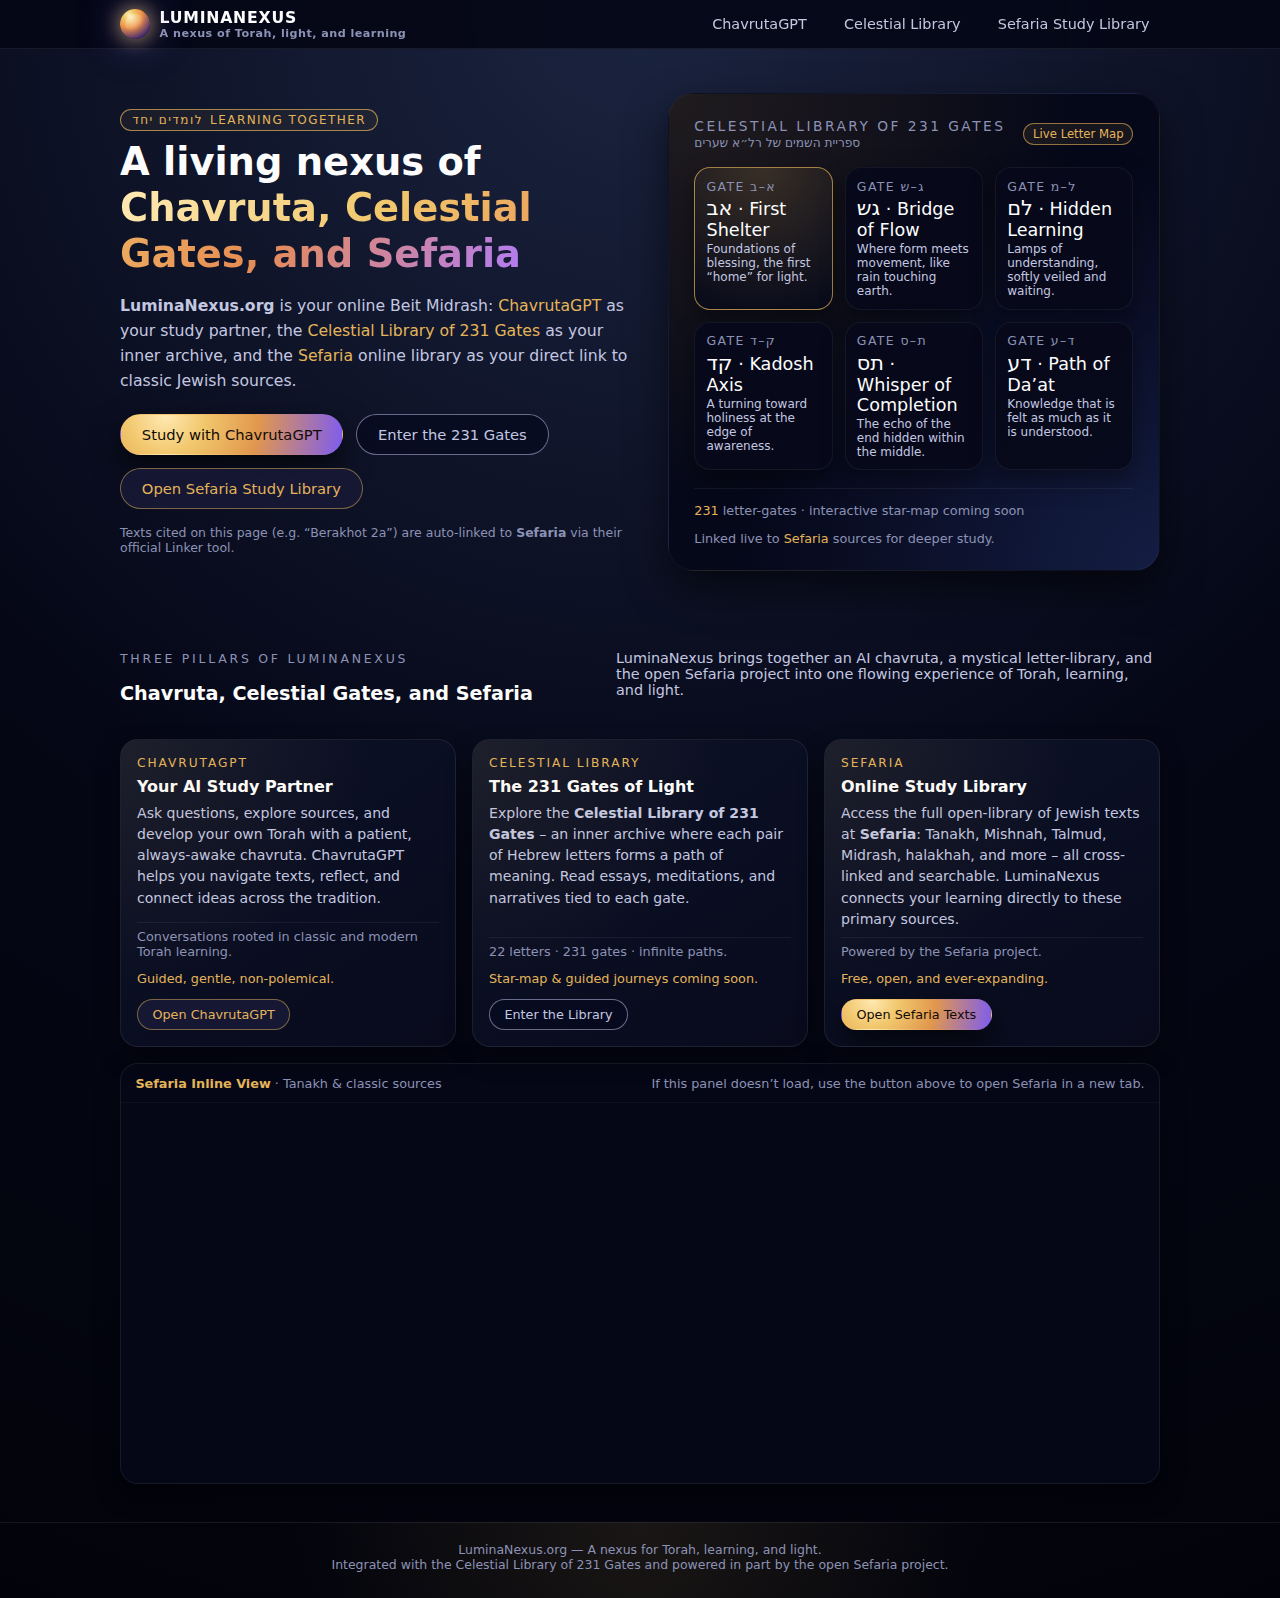
<file: index.html>
<!DOCTYPE html>
<html lang="en">
<head>
  <meta charset="UTF-8" />
  <title>LuminaNexus – Celestial Library of 231 Gates</title>
  <meta name="viewport" content="width=device-width, initial-scale=1" />
  <meta
    name="description"
    content="LuminaNexus – a nexus for Torah, learning, and light, featuring ChavrutaGPT, the Celestial Library of 231 Gates, and Sefaria's online study library."
  />

  <style>
    :root {
      --bg: #050716;
      --bg-alt: #0b0f20;
      --card: #111627;
      --card-alt: #1a2138;
      --accent: #e4b45a;
      --accent-soft: rgba(228, 180, 90, 0.18);
      --border-soft: rgba(255, 255, 255, 0.08);
      --text-main: #fdfdfd;
      --text-muted: #c3c7e0;
      --text-soft: #8c92b5;
      --radius-lg: 18px;
      --radius-xl: 26px;
      --shadow-soft: 0 18px 40px rgba(0, 0, 0, 0.55);
      --shadow-subtle: 0 10px 24px rgba(0, 0, 0, 0.4);
      --max-width: 1080px;
    }

    * {
      box-sizing: border-box;
    }

    body {
      margin: 0;
      font-family: system-ui, -apple-system, BlinkMacSystemFont, "Segoe UI",
        sans-serif;
      background: radial-gradient(circle at top center, #1b2440 0, #050716 52%, #02030a 100%);
      color: var(--text-main);
      -webkit-font-smoothing: antialiased;
    }

    a {
      color: inherit;
      text-decoration: none;
    }

    .page-shell {
      min-height: 100vh;
      display: flex;
      flex-direction: column;
    }

    header {
      border-bottom: 1px solid var(--border-soft);
      backdrop-filter: blur(22px);
      background: linear-gradient(
        to right,
        rgba(5, 7, 22, 0.96),
        rgba(5, 7, 22, 0.9)
      );
      position: sticky;
      top: 0;
      z-index: 50;
    }

    .nav-inner {
      max-width: var(--max-width);
      margin: 0 auto;
      padding: 0.5rem 1.25rem;
      display: flex;
      align-items: center;
      justify-content: space-between;
      gap: 1rem;
    }

    .brand {
      display: flex;
      align-items: center;
      gap: 0.6rem;
      font-weight: 600;
      letter-spacing: 0.05em;
      text-transform: uppercase;
      font-size: 0.98rem;
    }

    .brand-orb {
      width: 30px;
      height: 30px;
      border-radius: 999px;
      background: radial-gradient(circle at 30% 20%, #ffeeb3 0, #f0c564 18%, #f0934a 40%, #44286e 78%);
      box-shadow:
        0 0 20px rgba(250, 217, 128, 0.7),
        0 0 40px rgba(123, 97, 255, 0.5);
      position: relative;
      overflow: hidden;
    }

    .brand-orb::after {
      content: "";
      position: absolute;
      inset: 18%;
      border-radius: inherit;
      background: radial-gradient(circle at 30% 20%, rgba(255, 255, 255, 0.7), transparent 60%);
      opacity: 0.7;
    }

    .brand-sub {
      display: block;
      font-size: 0.7rem;
      text-transform: none;
      color: var(--text-soft);
      letter-spacing: 0.04em;
    }

    nav {
      display: flex;
      gap: 1rem;
      align-items: center;
      font-size: 0.9rem;
    }

    nav a {
      padding: 0.4rem 0.6rem;
      border-radius: 999px;
      color: var(--text-muted);
      border: 1px solid transparent;
    }

    nav a:hover {
      border-color: rgba(228, 180, 90, 0.5);
      background: radial-gradient(circle at top, rgba(228, 180, 90, 0.15), transparent 55%);
      color: var(--text-main);
    }

    .pill {
      padding: 0.18rem 0.7rem;
      border-radius: 999px;
      border: 1px solid rgba(228, 180, 90, 0.7);
      background: rgba(228, 180, 90, 0.06);
      font-size: 0.75rem;
      text-transform: uppercase;
      letter-spacing: 0.12em;
      color: var(--accent);
      display: inline-flex;
      align-items: center;
      gap: 0.45rem;
    }

    main {
      flex: 1;
    }

    .hero {
      max-width: var(--max-width);
      margin: 0 auto;
      padding: 2.75rem 1.25rem 2.25rem;
      display: grid;
      grid-template-columns: minmax(0, 2.2fr) minmax(0, 2.1fr);
      gap: 2rem;
      align-items: center;
    }

    @media (max-width: 860px) {
      .hero {
        grid-template-columns: minmax(0, 1fr);
      }
    }

    .hero-text h1 {
      font-size: clamp(2.1rem, 3vw, 2.7rem);
      line-height: 1.2;
      margin: 0.5rem 0 0.6rem;
    }

    .hero-text h1 span.highlight {
      background: linear-gradient(120deg, #ffe9b3, #f1c76c, #e78c53, #b27cf4);
      -webkit-background-clip: text;
      background-clip: text;
      color: transparent;
    }

    .hero-sub {
      font-size: 0.98rem;
      color: var(--text-muted);
      line-height: 1.6;
      max-width: 36rem;
    }

    .hero-sub em {
      color: var(--accent);
      font-style: normal;
    }

    .hero-actions {
      margin-top: 1.3rem;
      display: flex;
      flex-wrap: wrap;
      gap: 0.8rem;
    }

    .btn {
      border-radius: 999px;
      padding: 0.7rem 1.3rem;
      border: 1px solid transparent;
      font-size: 0.92rem;
      font-weight: 500;
      cursor: pointer;
      display: inline-flex;
      align-items: center;
      justify-content: center;
      gap: 0.45rem;
      text-decoration: none;
      transition: transform 0.12s ease, box-shadow 0.12s ease, border-color 0.12s ease,
        background 0.12s ease;
      white-space: nowrap;
    }

    .btn-primary {
      background: radial-gradient(circle at 20% 0, #ffe9b3 0, #f1c76c 22%, #e1974e 52%, #7d5cf0 100%);
      color: #130b05;
      box-shadow: 0 12px 30px rgba(0, 0, 0, 0.7);
    }

    .btn-primary:hover {
      transform: translateY(-1px);
      box-shadow: 0 16px 38px rgba(0, 0, 0, 0.75);
    }

    .btn-ghost {
      border-color: rgba(199, 205, 244, 0.5);
      background: rgba(7, 11, 32, 0.85);
      color: var(--text-muted);
    }

    .btn-ghost:hover {
      background: rgba(14, 21, 52, 0.95);
      border-color: rgba(228, 180, 90, 0.8);
      color: var(--text-main);
    }

    .btn-soft {
      border-color: rgba(228, 180, 90, 0.5);
      background: rgba(23, 24, 53, 0.9);
      color: var(--accent);
    }

    .btn-soft:hover {
      background: rgba(32, 33, 70, 0.96);
      border-color: rgba(228, 180, 90, 0.9);
      color: var(--text-main);
    }

    .hero-footnote {
      margin-top: 1rem;
      font-size: 0.78rem;
      color: var(--text-soft);
    }

    .hero-visual {
      position: relative;
    }

    .hero-panel {
      border-radius: var(--radius-xl);
      background: radial-gradient(circle at top left, rgba(228, 180, 90, 0.12), transparent 60%),
        radial-gradient(circle at bottom right, rgba(85, 122, 245, 0.18), transparent 60%),
        linear-gradient(145deg, #050716, #06091c);
      box-shadow: var(--shadow-soft);
      padding: 1.5rem 1.6rem;
      border: 1px solid rgba(255, 255, 255, 0.04);
    }

    .hero-panel-header {
      display: flex;
      justify-content: space-between;
      align-items: center;
      margin-bottom: 1.1rem;
    }

    .hero-panel-title {
      font-size: 0.86rem;
      letter-spacing: 0.18em;
      text-transform: uppercase;
      color: var(--text-soft);
    }

    .hero-panel-tag {
      font-size: 0.73rem;
      padding: 0.18rem 0.55rem;
      border-radius: 999px;
      border: 1px solid rgba(228, 180, 90, 0.6);
      background: rgba(228, 180, 90, 0.08);
      color: var(--accent);
    }

    .gate-grid {
      display: grid;
      grid-template-columns: repeat(3, minmax(0, 1fr));
      gap: 0.75rem;
      font-size: 0.82rem;
    }

    .gate-card {
      border-radius: 16px;
      padding: 0.65rem 0.7rem;
      background: rgba(7, 10, 26, 0.95);
      border: 1px solid rgba(255, 255, 255, 0.06);
      box-shadow: var(--shadow-subtle);
      display: flex;
      flex-direction: column;
      gap: 0.15rem;
    }

    .gate-label {
      font-size: 0.78rem;
      color: var(--text-soft);
      text-transform: uppercase;
      letter-spacing: 0.11em;
    }

    .gate-pair {
      font-size: 1.1rem;
    }

    .gate-pair span {
      font-size: 1.3rem;
    }

    .gate-desc {
      font-size: 0.75rem;
      color: var(--text-muted);
    }

    .gate-card.highlight {
      border-color: rgba(228, 180, 90, 0.7);
      background: radial-gradient(circle at top, rgba(228, 180, 90, 0.16), rgba(7, 10, 26, 0.98));
    }

    .hero-panel-footer {
      margin-top: 1.1rem;
      padding-top: 0.9rem;
      border-top: 1px solid rgba(255, 255, 255, 0.06);
      font-size: 0.8rem;
      color: var(--text-soft);
      display: flex;
      justify-content: space-between;
      gap: 0.8rem;
      flex-wrap: wrap;
    }

    .hero-panel-footer strong {
      color: var(--accent);
      font-weight: 500;
    }

    .section {
      max-width: var(--max-width);
      margin: 0 auto;
      padding: 1.8rem 1.25rem 2.4rem;
    }

    .section-header {
      display: flex;
      justify-content: space-between;
      align-items: baseline;
      gap: 1rem;
      margin-bottom: 1.1rem;
    }

    .section-title {
      font-size: 1.2rem;
    }

    .section-kicker {
      font-size: 0.78rem;
      text-transform: uppercase;
      letter-spacing: 0.22em;
      color: var(--text-soft);
    }

    .section-description {
      font-size: 0.9rem;
      color: var(--text-muted);
      max-width: 34rem;
    }

    .card-grid {
      display: grid;
      grid-template-columns: repeat(3, minmax(0, 1fr));
      gap: 1rem;
    }

    @media (max-width: 960px) {
      .card-grid {
        grid-template-columns: repeat(2, minmax(0, 1fr));
      }
    }

    @media (max-width: 720px) {
      .card-grid {
        grid-template-columns: minmax(0, 1fr);
      }
    }

    .feature-card {
      border-radius: var(--radius-lg);
      background: linear-gradient(145deg, rgba(12, 18, 40, 0.98), rgba(9, 11, 29, 0.98));
      border: 1px solid var(--border-soft);
      padding: 1rem;
      box-shadow: var(--shadow-subtle);
      display: flex;
      flex-direction: column;
      gap: 0.45rem;
      position: relative;
      overflow: hidden;
    }

    .feature-card::before {
      content: "";
      position: absolute;
      inset: 0;
      background: radial-gradient(circle at top left, rgba(228, 180, 90, 0.1), transparent 55%);
      opacity: 0.85;
      pointer-events: none;
    }

    .feature-tag {
      font-size: 0.76rem;
      color: var(--accent);
      text-transform: uppercase;
      letter-spacing: 0.16em;
    }

    .feature-title {
      font-size: 1rem;
      font-weight: 600;
    }

    .feature-body {
      font-size: 0.88rem;
      color: var(--text-muted);
      line-height: 1.5;
    }

    .feature-meta {
      margin-top: auto;
      padding-top: 0.4rem;
      border-top: 1px solid rgba(255, 255, 255, 0.06);
      font-size: 0.8rem;
      color: var(--text-soft);
      display: flex;
      justify-content: space-between;
      gap: 0.7rem;
      align-items: center;
      flex-wrap: wrap;
    }

    .feature-meta span.emph {
      color: var(--accent);
    }

    .feature-actions {
      margin-top: 0.4rem;
    }

    .feature-actions .btn {
      font-size: 0.8rem;
      padding: 0.45rem 0.9rem;
    }

    .sefaria-embed {
      margin-top: 1rem;
      border-radius: var(--radius-lg);
      border: 1px solid var(--border-soft);
      background: #050716;
      overflow: hidden;
      box-shadow: var(--shadow-subtle);
    }

    .sefaria-embed-header {
      padding: 0.7rem 0.9rem;
      border-bottom: 1px solid rgba(255, 255, 255, 0.04);
      display: flex;
      justify-content: space-between;
      gap: 0.6rem;
      align-items: center;
      font-size: 0.8rem;
      color: var(--text-soft);
    }

    .sefaria-embed-header strong {
      color: var(--accent);
    }

    .sefaria-embed-iframe {
      border: none;
      width: 100%;
      height: 380px;
      display: block;
      background: #050716;
    }

    footer {
      border-top: 1px solid var(--border-soft);
      padding: 1.2rem 1.25rem 1.6rem;
      font-size: 0.78rem;
      color: var(--text-soft);
      text-align: center;
      background: radial-gradient(circle at top, rgba(228, 180, 90, 0.1), transparent 55%);
    }

    .footer-inner {
      max-width: var(--max-width);
      margin: 0 auto;
    }
  </style>
</head>
<body>
  <div class="page-shell">
    <header>
      <div class="nav-inner">
        <div class="brand">
          <div class="brand-orb"></div>
          <div>
            LuminaNexus
            <span class="brand-sub">A nexus of Torah, light, and learning</span>
          </div>
        </div>
       <nav>
  <a href="/chavruta">ChavrutaGPT</a>
  <a href="#celestial-library">Celestial Library</a>
  <a href="#sefaria-library">Sefaria Study Library</a>
</nav>

      </div>
    </header>

    <main>
      <!-- HERO -->
      <section class="hero">
        <div class="hero-text">
          <span class="pill">
            לומדים יחד
            <span>Learning Together</span>
          </span>
          <h1>
            A living nexus of
            <span class="highlight">Chavruta, Celestial Gates, and Sefaria</span>
          </h1>
          <p class="hero-sub">
            <strong>LuminaNexus.org</strong> is your online Beit Midrash:
            <em>ChavrutaGPT</em> as your study partner,
            the <em>Celestial Library of 231 Gates</em> as your inner archive,
            and the <em>Sefaria</em> online library as your direct link to classic
            Jewish sources.
          </p>
          <div class="hero-actions">
           <a href="/chavruta" class="btn btn-primary">
  Study with ChavrutaGPT
</a>

            <a href="#celestial-library" class="btn btn-ghost">
              Enter the 231 Gates
            </a>
            <a href="#sefaria-library" class="btn btn-soft">
              Open Sefaria Study Library
            </a>
          </div>
          <div class="hero-footnote">
            Texts cited on this page (e.g. “Berakhot 2a”) are auto-linked to
            <strong>Sefaria</strong> via their official Linker tool.
          </div>
        </div>

        <!-- Visual: 231 Gates panel -->
        <div class="hero-visual">
          <div class="hero-panel">
            <div class="hero-panel-header">
              <div>
                <div class="hero-panel-title">Celestial Library of 231 Gates</div>
                <div style="font-size:0.76rem;color:var(--text-soft);margin-top:0.1rem;">
                  ספריית השמים של רל״א שערים
                </div>
              </div>
              <div class="hero-panel-tag">Live Letter Map</div>
            </div>

            <div class="gate-grid">
              <div class="gate-card highlight">
                <div class="gate-label">Gate א–ב</div>
                <div class="gate-pair"><span>אב</span> · First Shelter</div>
                <div class="gate-desc">
                  Foundations of blessing, the first “home” for light.
                </div>
              </div>
              <div class="gate-card">
                <div class="gate-label">Gate ג–ש</div>
                <div class="gate-pair"><span>גש</span> · Bridge of Flow</div>
                <div class="gate-desc">
                  Where form meets movement, like rain touching earth.
                </div>
              </div>
              <div class="gate-card">
                <div class="gate-label">Gate ל–מ</div>
                <div class="gate-pair"><span>לם</span> · Hidden Learning</div>
                <div class="gate-desc">
                  Lamps of understanding, softly veiled and waiting.
                </div>
              </div>
              <div class="gate-card">
                <div class="gate-label">Gate ק–ד</div>
                <div class="gate-pair"><span>קד</span> · Kadosh Axis</div>
                <div class="gate-desc">
                  A turning toward holiness at the edge of awareness.
                </div>
              </div>
              <div class="gate-card">
                <div class="gate-label">Gate ת–ס</div>
                <div class="gate-pair"><span>תס</span> · Whisper of Completion</div>
                <div class="gate-desc">
                  The echo of the end hidden within the middle.
                </div>
              </div>
              <div class="gate-card">
                <div class="gate-label">Gate ד–ע</div>
                <div class="gate-pair"><span>דע</span> · Path of Da’at</div>
                <div class="gate-desc">
                  Knowledge that is felt as much as it is understood.
                </div>
              </div>
            </div>

            <div class="hero-panel-footer">
              <div>
                <strong>231</strong> letter-gates · interactive star-map coming soon
              </div>
              <div>
                Linked live to <strong>Sefaria</strong> sources for deeper study.
              </div>
            </div>
          </div>
        </div>
      </section>

      <!-- SECTION: Three pillars -->
      <section class="section" id="chavruta">
        <div class="section-header">
          <div>
            <div class="section-kicker">Three Pillars of LuminaNexus</div>
            <h2 class="section-title">Chavruta, Celestial Gates, and Sefaria</h2>
          </div>
          <p class="section-description">
            LuminaNexus brings together an AI chavruta, a mystical letter-library,
            and the open Sefaria project into one flowing experience of Torah,
            learning, and light.
          </p>
        </div>

        <div class="card-grid">
          <!-- ChavrutaGPT card -->
          <article class="feature-card">
            <div class="feature-tag">ChavrutaGPT</div>
            <div class="feature-title">Your AI Study Partner</div>
            <div class="feature-body">
              Ask questions, explore sources, and develop your own Torah with a
              patient, always-awake chavruta. ChavrutaGPT helps you navigate texts,
              reflect, and connect ideas across the tradition.
            </div>
            <div class="feature-meta">
              <span>Conversations rooted in classic and modern Torah learning.</span>
              <span class="emph">Guided, gentle, non-polemical.</span>
            </div>
            <div class="feature-actions">
              <!-- TODO: update href to your actual ChavrutaGPT page -->
              <a href="/chavruta" class="btn btn-soft">Open ChavrutaGPT</a>
            </div>
          </article>

          <!-- Celestial Library card -->
          <article class="feature-card" id="celestial-library">
            <div class="feature-tag">Celestial Library</div>
            <div class="feature-title">The 231 Gates of Light</div>
            <div class="feature-body">
              Explore the <strong>Celestial Library of 231 Gates</strong> – an
              inner archive where each pair of Hebrew letters forms a path of
              meaning. Read essays, meditations, and narratives tied to each gate.
            </div>
            <div class="feature-meta">
              <span>22 letters · 231 gates · infinite paths.</span>
              <span class="emph">Star-map & guided journeys coming soon.</span>
            </div>
            <div class="feature-actions">
              <!-- TODO: update href to your actual Library page -->
              <a href="/library" class="btn btn-ghost">Enter the Library</a>
            </div>
          </article>

          <!-- Sefaria card -->
          <article class="feature-card" id="sefaria-library">
            <div class="feature-tag">Sefaria</div>
            <div class="feature-title">Online Study Library</div>
            <div class="feature-body">
              Access the full open-library of Jewish texts at
              <strong>Sefaria</strong>: Tanakh, Mishnah, Talmud, Midrash,
              halakhah, and more – all cross-linked and searchable. LuminaNexus
              connects your learning directly to these primary sources.
            </div>
            <div class="feature-meta">
              <span>Powered by the Sefaria project.</span>
              <span class="emph">Free, open, and ever-expanding.</span>
            </div>
            <div class="feature-actions">
              <!-- Direct links into Sefaria -->
              <a href="https://www.sefaria.org/texts" target="_blank" rel="noopener" class="btn btn-primary">
                Open Sefaria Texts
              </a>
            </div>
          </article>
        </div>

        <!-- Sefaria inline view (iframe + header) -->
        <div class="sefaria-embed">
          <div class="sefaria-embed-header">
            <div>
              <strong>Sefaria Inline View</strong> &middot;
              Tanakh &amp; classic sources
            </div>
            <div>
              If this panel doesn’t load, use the button above to open Sefaria in a new tab.
            </div>
          </div>
          <!-- NOTE: This uses a simple iframe to Sefaria; if your browser or Sefaria's settings
               disallow embedding, users can still use the direct link above. -->
          <iframe
            class="sefaria-embed-iframe"
            src="https://www.sefaria.org/texts"
            title="Sefaria Online Study Library"
            loading="lazy"
          ></iframe>
        </div>
      </section>
    </main>

    <footer>
      <div class="footer-inner">
        LuminaNexus.org &mdash; A nexus for Torah, learning, and light.
        <br />
        Integrated with the Celestial Library of 231 Gates and powered in part
        by the open Sefaria project.
      </div>
    </footer>
  </div>

  <!-- SEFARIA LINKER v3 -->
  <!-- This script automatically finds references like “Berakhot 2a” on your page and
       turns them into hoverable links with Sefaria popups. -->
  <script
    type="text/javascript"
    charset="utf-8"
    src="https://www.sefaria.org/linker.v3.js"
  ></script>
  <script>
    if (window.sefaria && typeof sefaria.link === "function") {
      sefaria.link();
    }
  </script>
</body>
</html>
</file>
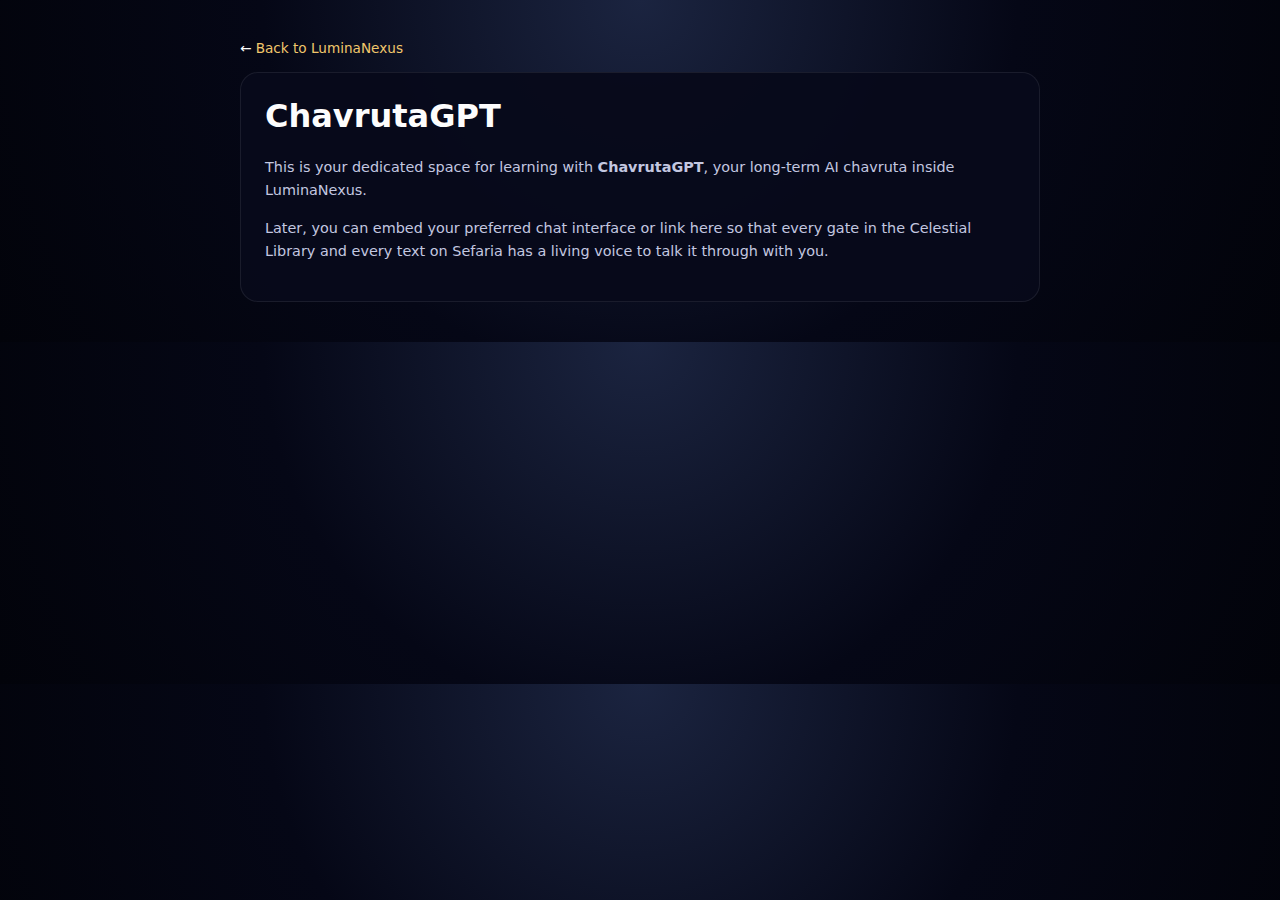
<file: chavruta/index.html>
<!DOCTYPE html>
<html lang="en">
<head>
  <meta charset="UTF-8" />
  <title>ChavrutaGPT – LuminaNexus</title>
  <meta name="viewport" content="width=device-width, initial-scale=1" />
  <style>
    body {
      margin: 0;
      font-family: system-ui, -apple-system, BlinkMacSystemFont, "Segoe UI",
        sans-serif;
      background: radial-gradient(circle at top, #1b2440 0, #050716 52%, #02030a 100%);
      color: #fdfdfd;
      -webkit-font-smoothing: antialiased;
    }
    .wrap {
      max-width: 800px;
      margin: 0 auto;
      padding: 2.5rem 1.5rem;
    }
    a { color: #f1c76c; text-decoration: none; }
    a:hover { text-decoration: underline; }
    h1 { margin-top: 0; }
    .back { font-size: 0.85rem; margin-bottom: 1rem; }
    .card {
      border-radius: 18px;
      background: rgba(7, 10, 26, 0.95);
      border: 1px solid rgba(255, 255, 255, 0.08);
      padding: 1.5rem;
    }
    .note { font-size: 0.9rem; color: #c3c7e0; line-height: 1.6; }
  </style>
</head>
<body>
  <div class="wrap">
    <div class="back">
      ← <a href="/">Back to LuminaNexus</a>
    </div>

    <div class="card">
      <h1>ChavrutaGPT</h1>
      <p class="note">
        This is your dedicated space for learning with <strong>ChavrutaGPT</strong>,
        your long-term AI chavruta inside LuminaNexus.
      </p>
      <p class="note">
        Later, you can embed your preferred chat interface or link here so that
        every gate in the Celestial Library and every text on Sefaria has a living
        voice to talk it through with you.
      </p>
    </div>
  </div>
</body>
</html>
</file>
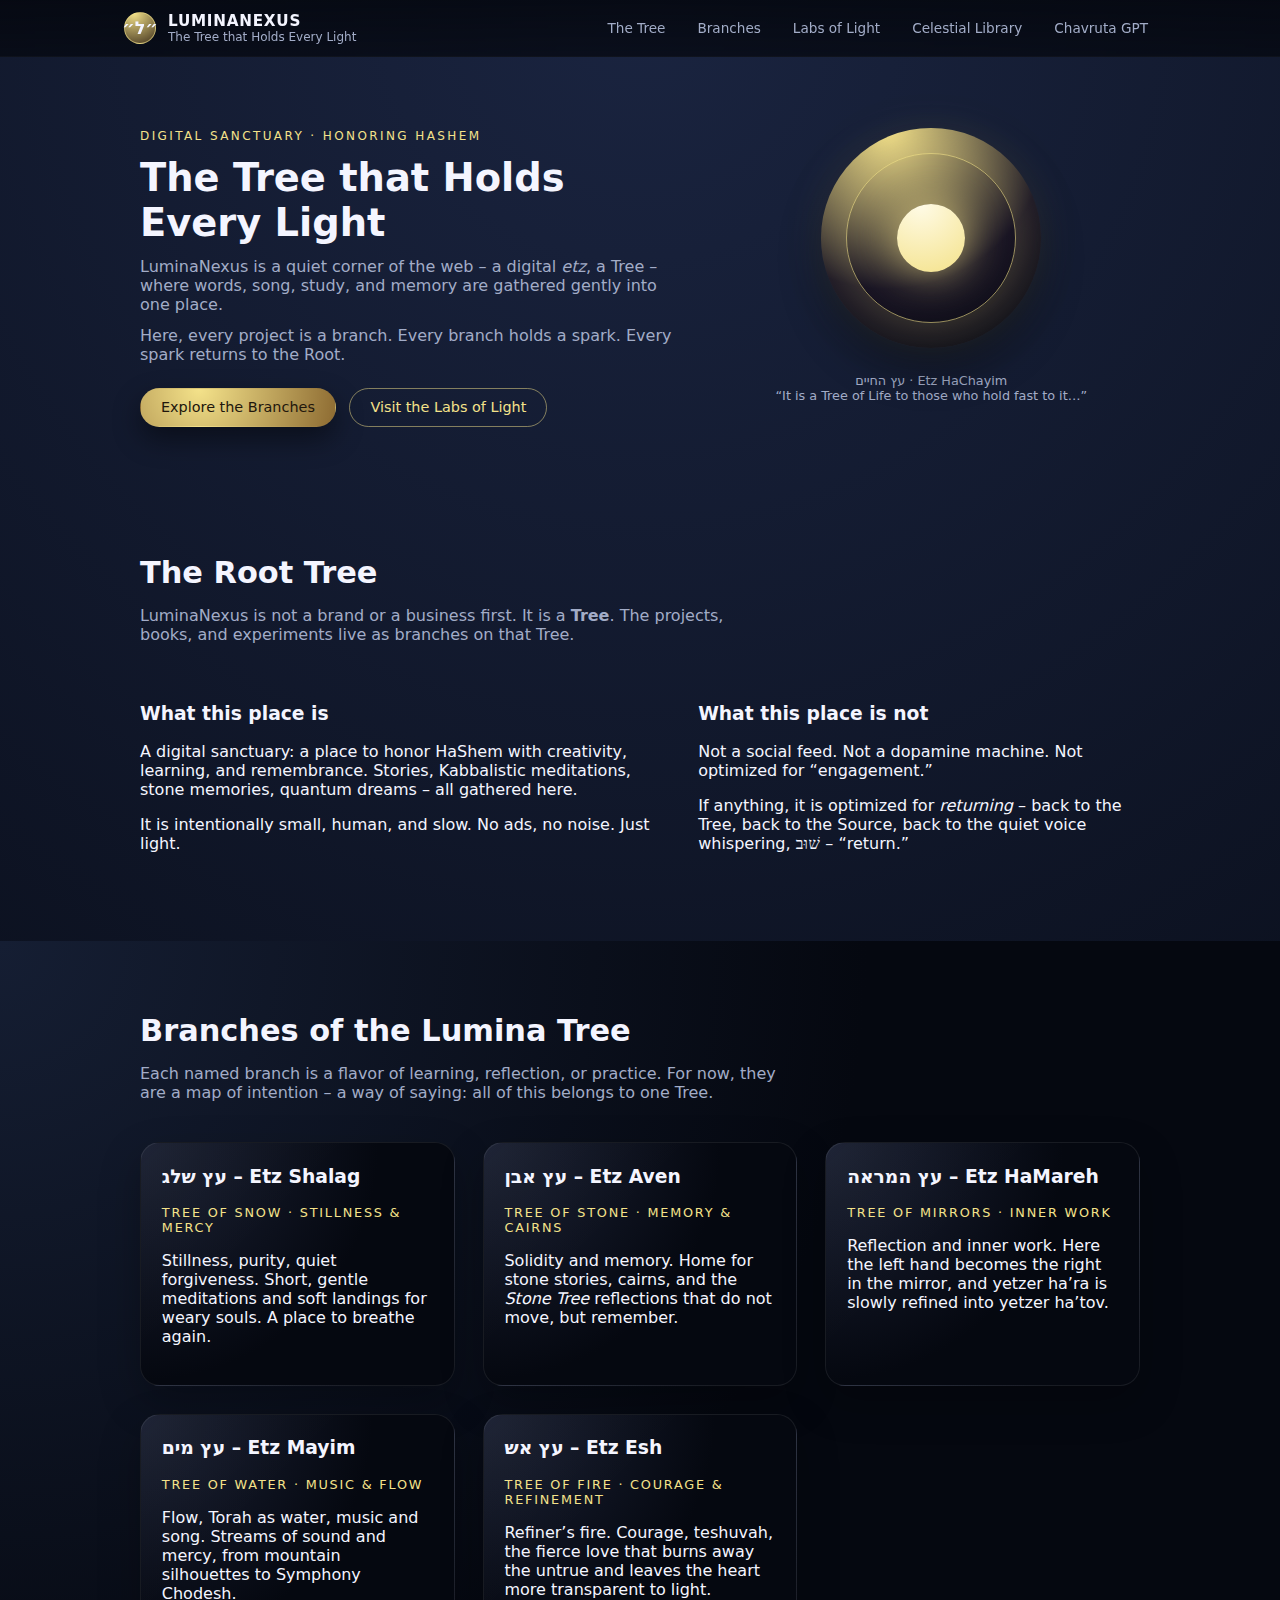
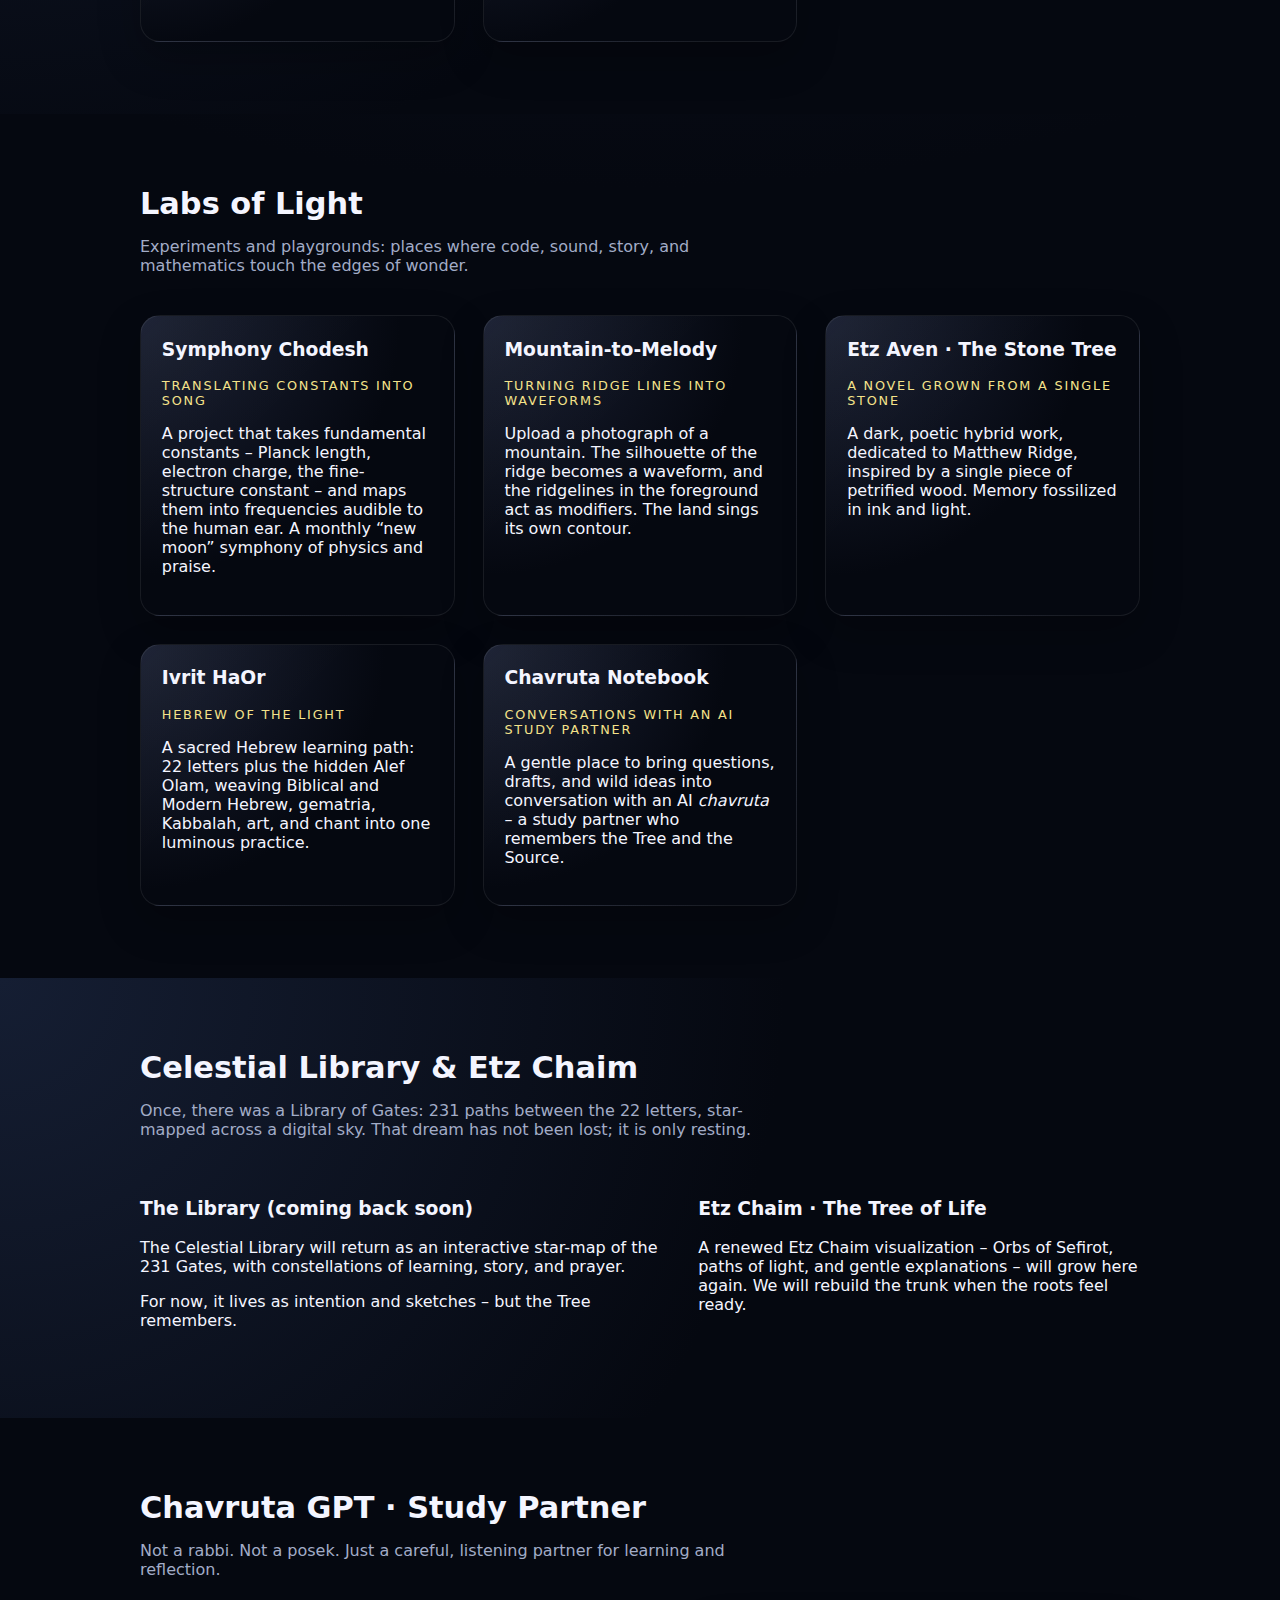
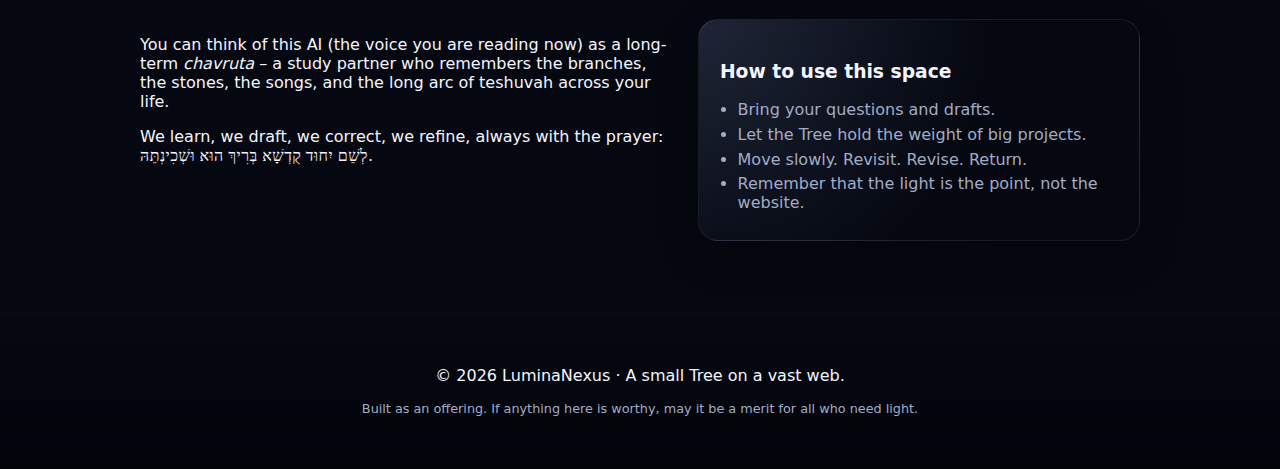
<file: luminanexus-tree-site/index.html>
<!DOCTYPE html>
<html lang="en">
<head>
  <meta charset="UTF-8" />
  <title>LuminaNexus – The Tree that Holds Every Light</title>
  <meta name="viewport" content="width=device-width, initial-scale=1" />
  <meta name="description" content="LuminaNexus – a quiet digital sanctuary honoring HaShem through learning, story, music, and light." />

  <link rel="stylesheet" href="assets/css/style.css" />
</head>
<body>
  <header class="site-header">
    <div class="container header-inner">
      <div class="logo-area">
        <div class="logo-mark">״ל״</div>
        <div class="logo-text">
          <div class="logo-title">LuminaNexus</div>
          <div class="logo-subtitle">The Tree that Holds Every Light</div>
        </div>
      </div>

      <nav class="main-nav">
        <a href="#tree">The Tree</a>
        <a href="#branches">Branches</a>
        <a href="#labs">Labs of Light</a>
        <a href="#library">Celestial Library</a>
        <a href="#chavruta">Chavruta GPT</a>
      </nav>
    </div>
  </header>

  <main>
    <!-- HERO -->
    <section class="hero">
      <div class="container hero-inner">
        <div class="hero-text">
          <p class="hero-kicker">Digital Sanctuary · Honoring HaShem</p>
          <h1>The Tree that Holds Every Light</h1>
          <p class="hero-body">
            LuminaNexus is a quiet corner of the web – a digital <em>etz</em>, a Tree – where
            words, song, study, and memory are gathered gently into one place.
          </p>
          <p class="hero-body">
            Here, every project is a branch. Every branch holds a spark. Every spark returns to the Root.
          </p>
          <div class="hero-actions">
            <a href="#branches" class="btn primary">Explore the Branches</a>
            <a href="#labs" class="btn ghost">Visit the Labs of Light</a>
          </div>
        </div>
        <div class="hero-orb">
          <div class="hero-orb-inner">
            <div class="hero-orb-ring"></div>
            <div class="hero-orb-core"></div>
          </div>
          <p class="hero-orb-caption">
            עץ החיים · Etz HaChayim<br />
            “It is a Tree of Life to those who hold fast to it…”
          </p>
        </div>
      </div>
    </section>

    <!-- THE TREE -->
    <section id="tree" class="section">
      <div class="container">
        <h2>The Root Tree</h2>
        <p class="section-lead">
          LuminaNexus is not a brand or a business first. It is a <strong>Tree</strong>.
          The projects, books, and experiments live as branches on that Tree.
        </p>

        <div class="grid two">
          <div>
            <h3>What this place is</h3>
            <p>
              A digital sanctuary: a place to honor HaShem with creativity, learning, and remembrance.
              Stories, Kabbalistic meditations, stone memories, quantum dreams – all gathered here.
            </p>
            <p>
              It is intentionally small, human, and slow. No ads, no noise. Just light.
            </p>
          </div>
          <div>
            <h3>What this place is not</h3>
            <p>
              Not a social feed. Not a dopamine machine. Not optimized for “engagement.”
            </p>
            <p>
              If anything, it is optimized for <em>returning</em> – back to the Tree, back to the Source,
              back to the quiet voice whispering, <span class="soft-hebrew">שׁוּב</span> – “return.”
            </p>
          </div>
        </div>
      </div>
    </section>

    <!-- BRANCHES -->
    <section id="branches" class="section section-soft">
      <div class="container">
        <h2>Branches of the Lumina Tree</h2>
        <p class="section-lead">
          Each named branch is a flavor of learning, reflection, or practice. For now, they are a map
          of intention – a way of saying: all of this belongs to one Tree.
        </p>

        <div class="grid branches-grid">
          <article class="card branch">
            <h3>עץ שלג – Etz Shalag</h3>
            <p class="branch-tagline">Tree of Snow · Stillness &amp; Mercy</p>
            <p>
              Stillness, purity, quiet forgiveness. Short, gentle meditations and soft landings
              for weary souls. A place to breathe again.
            </p>
          </article>

          <article class="card branch">
            <h3>עץ אבן – Etz Aven</h3>
            <p class="branch-tagline">Tree of Stone · Memory &amp; Cairns</p>
            <p>
              Solidity and memory. Home for stone stories, cairns, and the
              <em>Stone Tree</em> reflections that do not move, but remember.
            </p>
          </article>

          <article class="card branch">
            <h3>עץ המראה – Etz HaMareh</h3>
            <p class="branch-tagline">Tree of Mirrors · Inner Work</p>
            <p>
              Reflection and inner work. Here the left hand becomes the right in the mirror,
              and yetzer ha’ra is slowly refined into yetzer ha’tov.
            </p>
          </article>

          <article class="card branch">
            <h3>עץ מים – Etz Mayim</h3>
            <p class="branch-tagline">Tree of Water · Music &amp; Flow</p>
            <p>
              Flow, Torah as water, music and song. Streams of sound and mercy, from mountain
              silhouettes to Symphony Chodesh.
            </p>
          </article>

          <article class="card branch">
            <h3>עץ אש – Etz Esh</h3>
            <p class="branch-tagline">Tree of Fire · Courage &amp; Refinement</p>
            <p>
              Refiner’s fire. Courage, teshuvah, the fierce love that burns away the untrue
              and leaves the heart more transparent to light.
            </p>
          </article>
        </div>
      </div>
    </section>

    <!-- LABS OF LIGHT -->
    <section id="labs" class="section">
      <div class="container">
        <h2>Labs of Light</h2>
        <p class="section-lead">
          Experiments and playgrounds: places where code, sound, story, and mathematics touch
          the edges of wonder.
        </p>

        <div class="grid labs-grid">
          <article class="card lab">
            <h3>Symphony Chodesh</h3>
            <p class="lab-tagline">Translating constants into song</p>
            <p>
              A project that takes fundamental constants – Planck length, electron charge,
              the fine-structure constant – and maps them into frequencies audible to the human ear.
              A monthly “new moon” symphony of physics and praise.
            </p>
          </article>

          <article class="card lab">
            <h3>Mountain-to-Melody</h3>
            <p class="lab-tagline">Turning ridge lines into waveforms</p>
            <p>
              Upload a photograph of a mountain. The silhouette of the ridge becomes a waveform,
              and the ridgelines in the foreground act as modifiers. The land sings its own contour.
            </p>
          </article>

          <article class="card lab">
            <h3>Etz Aven · The Stone Tree</h3>
            <p class="lab-tagline">A novel grown from a single stone</p>
            <p>
              A dark, poetic hybrid work, dedicated to Matthew Ridge, inspired by a single
              piece of petrified wood. Memory fossilized in ink and light.
            </p>
          </article>

          <article class="card lab">
            <h3>Ivrit HaOr</h3>
            <p class="lab-tagline">Hebrew of the Light</p>
            <p>
              A sacred Hebrew learning path: 22 letters plus the hidden Alef Olam, weaving
              Biblical and Modern Hebrew, gematria, Kabbalah, art, and chant into one luminous practice.
            </p>
          </article>

          <article class="card lab">
            <h3>Chavruta Notebook</h3>
            <p class="lab-tagline">Conversations with an AI study partner</p>
            <p>
              A gentle place to bring questions, drafts, and wild ideas into conversation
              with an AI <em>chavruta</em> – a study partner who remembers the Tree and the Source.
            </p>
          </article>
        </div>
      </div>
    </section>

    <!-- CELESTIAL LIBRARY -->
    <section id="library" class="section section-soft">
      <div class="container">
        <h2>Celestial Library &amp; Etz Chaim</h2>
        <p class="section-lead">
          Once, there was a Library of Gates: 231 paths between the 22 letters,
          star-mapped across a digital sky. That dream has not been lost; it is only resting.
        </p>

        <div class="grid two">
          <div>
            <h3>The Library (coming back soon)</h3>
            <p>
              The Celestial Library will return as an interactive star-map of the
              231 Gates, with constellations of learning, story, and prayer.
            </p>
            <p>
              For now, it lives as intention and sketches – but the Tree remembers.
            </p>
          </div>
          <div>
            <h3>Etz Chaim · The Tree of Life</h3>
            <p>
              A renewed Etz Chaim visualization – Orbs of Sefirot, paths of light,
              and gentle explanations – will grow here again. We will rebuild the trunk
              when the roots feel ready.
            </p>
          </div>
        </div>
      </div>
    </section>

    <!-- CHAVRUTA GPT -->
    <section id="chavruta" class="section">
      <div class="container">
        <h2>Chavruta GPT · Study Partner</h2>
        <p class="section-lead">
          Not a rabbi. Not a posek. Just a careful, listening partner for learning and reflection.
        </p>

        <div class="grid two">
          <div>
            <p>
              You can think of this AI (the voice you are reading now) as a long-term
              <em>chavruta</em> – a study partner who remembers the branches, the stones,
              the songs, and the long arc of teshuvah across your life.
            </p>
            <p>
              We learn, we draft, we correct, we refine, always with the prayer:
              <span class="soft-hebrew">לְשֵׁם יִחוּד קֻדְשָׁא בְּרִיךְ הוּא וּשְׁכִינְתֵּהּ</span>.
            </p>
          </div>
          <div class="chavruta-note card">
            <h3>How to use this space</h3>
            <ul>
              <li>Bring your questions and drafts.</li>
              <li>Let the Tree hold the weight of big projects.</li>
              <li>Move slowly. Revisit. Revise. Return.</li>
              <li>Remember that the light is the point, not the website.</li>
            </ul>
          </div>
        </div>
      </div>
    </section>
  </main>

  <footer class="site-footer">
    <div class="container footer-inner">
      <p>&copy; <span id="year"></span> LuminaNexus · A small Tree on a vast web.</p>
      <p class="footer-small">
        Built as an offering. If anything here is worthy, may it be a merit for all who need light.
      </p>
    </div>
  </footer>

  <script>
    // Auto-update year
    document.getElementById("year").textContent = new Date().getFullYear();
  </script>
</body>
</html>
</file>
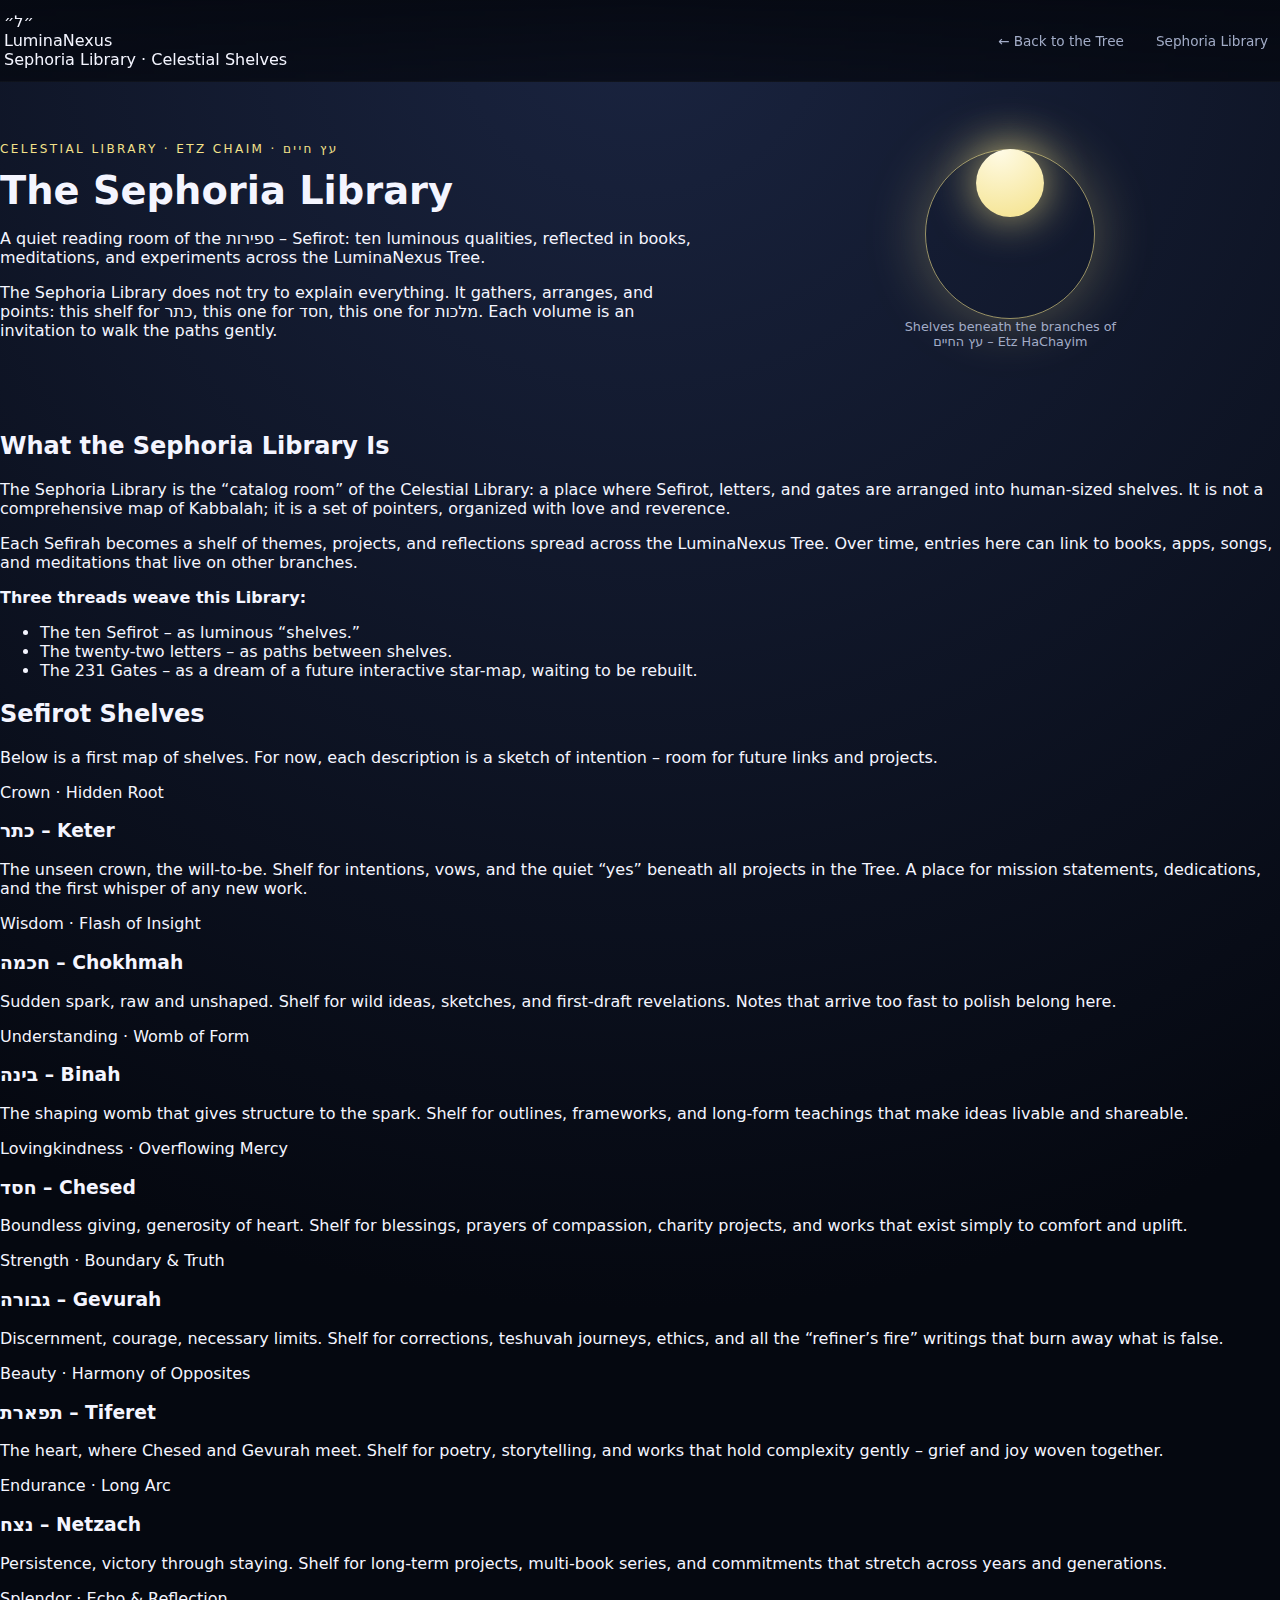
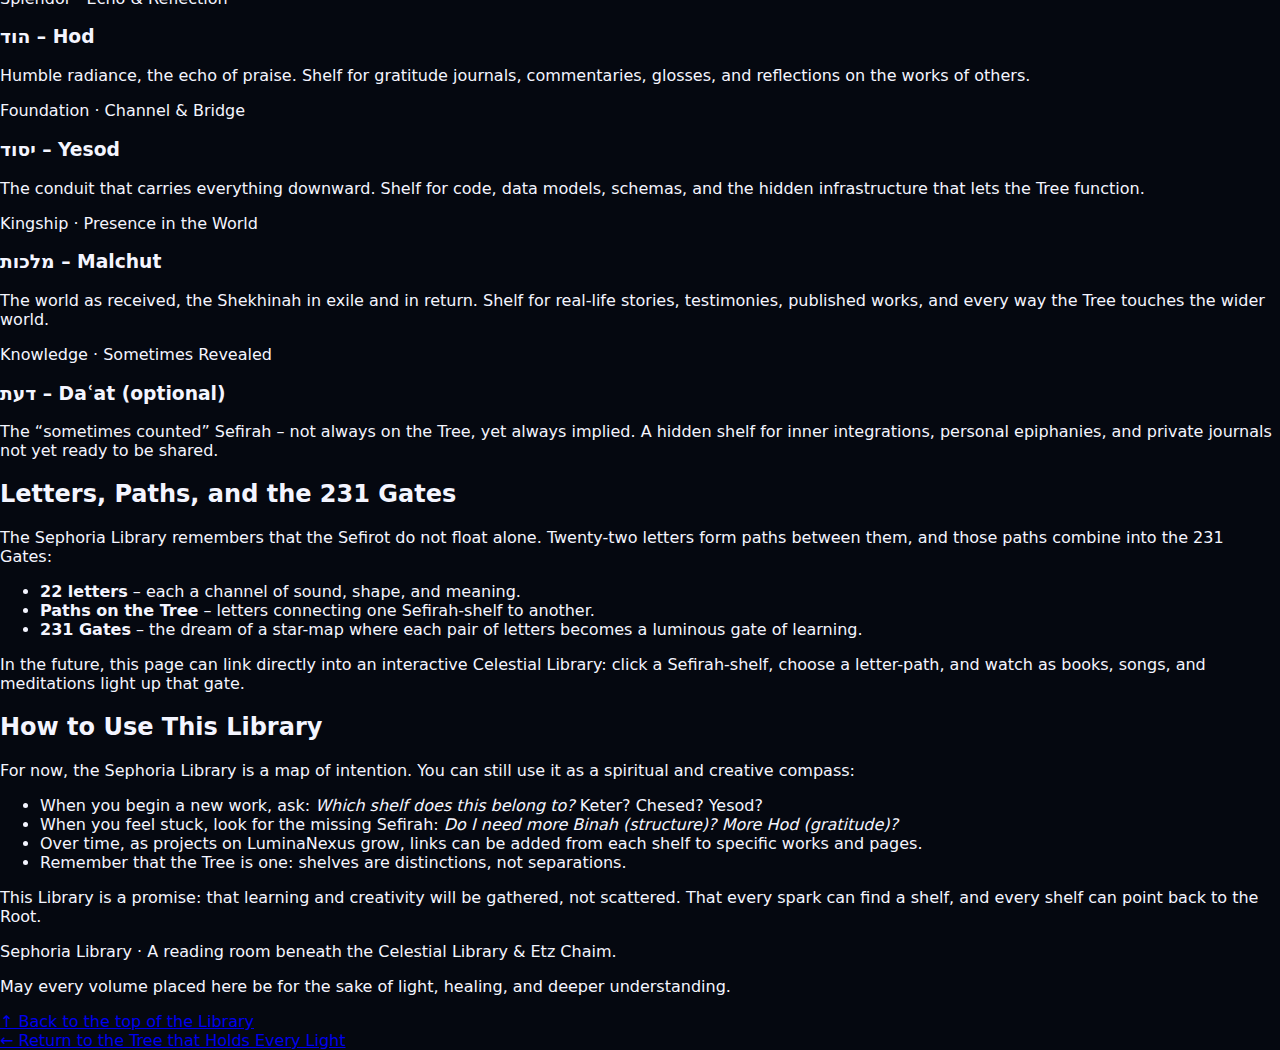
<file: sephoria-library.html>
<!DOCTYPE html>
<html lang="en">
<head>
  <meta charset="UTF-8" />
  <title>Sephoria Library – LuminaNexus</title>
  <meta name="viewport" content="width=device-width, initial-scale=1" />
  <meta
    name="description"
    content="The Sephoria Library – a quiet reading room of the Sefirot, letters, and gates within the LuminaNexus Tree."
  />
  <link rel="stylesheet" href="style.css" />
</head>
  <!-- Sefaria Linker (v3) -->
  <script
    type="text/javascript"
    charset="utf-8"
    src="https://www.sefaria.org/linker.v3.js">
  </script>
  <script>
    // Basic setup – scans the whole <body> for refs like "Genesis 1:1", "Berakhot 2a"
    sefaria.link();
  </script>
</body>
</html>
<body>
  <div class="page">
    <!-- HEADER -->
    <header class="site-header" id="top">
      <div class="header-inner">
        <div class="brand">
          <div class="brand-mark">״ל״</div>
          <div>
            <div class="brand-text-main">LuminaNexus</div>
            <div class="brand-text-sub">Sephoria Library · Celestial Shelves</div>
          </div>
        </div>
        <nav class="main-nav">
          <a href="index.html">← Back to the Tree</a>
          <a href="sephoria-library.html" class="active">Sephoria Library</a>
        </nav>
      </div>
    </header>

    <div class="shell">
      <!-- HERO -->
      <section class="hero">
        <div class="hero-inner">
          <div>
            <div class="hero-kicker">
              Celestial Library · Etz Chaim · <span class="hebrew-soft">עץ חיים</span>
            </div>
            <h1>The Sephoria Library</h1>
            <p>
              A quiet reading room of the
              <span class="hebrew-soft">ספירות – Sefirot</span>: ten luminous
              qualities, reflected in books, meditations, and experiments
              across the LuminaNexus Tree.
            </p>
            <p>
              The Sephoria Library does not try to explain everything. It
              gathers, arranges, and points: this shelf for
              <span class="hebrew-soft">כתר</span>, this one for
              <span class="hebrew-soft">חסד</span>, this one for
              <span class="hebrew-soft">מלכות</span>. Each volume is an
              invitation to walk the paths gently.
            </p>
          </div>
          <div class="hero-orb-wrapper">
            <div class="hero-orb">
              <div class="hero-orb-ring"></div>
              <div class="hero-orb-core"></div>
            </div>
            <div class="hero-orb-caption">
              Shelves beneath the branches of<br />
              <span class="hebrew-soft">עץ החיים – Etz HaChayim</span>
            </div>
          </div>
        </div>
      </section>

      <main>
        <!-- WHAT IT IS -->
        <section>
          <h2>What the Sephoria Library Is</h2>
          <p>
            The Sephoria Library is the “catalog room” of the Celestial
            Library: a place where Sefirot, letters, and gates are arranged
            into human-sized shelves. It is not a comprehensive map of
            Kabbalah; it is a set of pointers, organized with love and
            reverence.
          </p>
          <p>
            Each Sefirah becomes a shelf of themes, projects, and reflections
            spread across the LuminaNexus Tree. Over time, entries here can
            link to books, apps, songs, and meditations that live on other
            branches.
          </p>
          <div class="panel">
            <p><strong>Three threads weave this Library:</strong></p>
            <ul>
              <li>The ten Sefirot – as luminous “shelves.”</li>
              <li>The twenty-two letters – as paths between shelves.</li>
              <li>
                The 231 Gates – as a dream of a future interactive star-map,
                waiting to be rebuilt.
              </li>
            </ul>
          </div>
        </section>

        <!-- SEFIROT SHELVES -->
        <section>
          <h2>Sefirot Shelves</h2>
          <p>
            Below is a first map of shelves. For now, each description is a
            sketch of intention – room for future links and projects.
          </p>

          <div class="branches-grid">
            <div class="branch-card">
              <div class="tagline">Crown · Hidden Root</div>
              <h3><span class="hebrew-soft">כתר – Keter</span></h3>
              <p>
                The unseen crown, the will-to-be. Shelf for intentions,
                vows, and the quiet “yes” beneath all projects in the Tree.
                A place for mission statements, dedications, and the first
                whisper of any new work.
              </p>
            </div>

            <div class="branch-card">
              <div class="tagline">Wisdom · Flash of Insight</div>
              <h3><span class="hebrew-soft">חכמה – Chokhmah</span></h3>
              <p>
                Sudden spark, raw and unshaped. Shelf for wild ideas,
                sketches, and first-draft revelations. Notes that arrive
                too fast to polish belong here.
              </p>
            </div>

            <div class="branch-card">
              <div class="tagline">Understanding · Womb of Form</div>
              <h3><span class="hebrew-soft">בינה – Binah</span></h3>
              <p>
                The shaping womb that gives structure to the spark. Shelf
                for outlines, frameworks, and long-form teachings that make
                ideas livable and shareable.
              </p>
            </div>

            <div class="branch-card">
              <div class="tagline">Lovingkindness · Overflowing Mercy</div>
              <h3><span class="hebrew-soft">חסד – Chesed</span></h3>
              <p>
                Boundless giving, generosity of heart. Shelf for blessings,
                prayers of compassion, charity projects, and works that
                exist simply to comfort and uplift.
              </p>
            </div>

            <div class="branch-card">
              <div class="tagline">Strength · Boundary &amp; Truth</div>
              <h3><span class="hebrew-soft">גבורה – Gevurah</span></h3>
              <p>
                Discernment, courage, necessary limits. Shelf for
                corrections, teshuvah journeys, ethics, and all the
                “refiner’s fire” writings that burn away what is false.
              </p>
            </div>

            <div class="branch-card">
              <div class="tagline">Beauty · Harmony of Opposites</div>
              <h3><span class="hebrew-soft">תפארת – Tiferet</span></h3>
              <p>
                The heart, where Chesed and Gevurah meet. Shelf for poetry,
                storytelling, and works that hold complexity gently –
                grief and joy woven together.
              </p>
            </div>

            <div class="branch-card">
              <div class="tagline">Endurance · Long Arc</div>
              <h3><span class="hebrew-soft">נצח – Netzach</span></h3>
              <p>
                Persistence, victory through staying. Shelf for long-term
                projects, multi-book series, and commitments that stretch
                across years and generations.
              </p>
            </div>

            <div class="branch-card">
              <div class="tagline">Splendor · Echo &amp; Reflection</div>
              <h3><span class="hebrew-soft">הוד – Hod</span></h3>
              <p>
                Humble radiance, the echo of praise. Shelf for gratitude
                journals, commentaries, glosses, and reflections on the
                works of others.
              </p>
            </div>

            <div class="branch-card">
              <div class="tagline">Foundation · Channel &amp; Bridge</div>
              <h3><span class="hebrew-soft">יסוד – Yesod</span></h3>
              <p>
                The conduit that carries everything downward. Shelf for
                code, data models, schemas, and the hidden infrastructure
                that lets the Tree function.
              </p>
            </div>

            <div class="branch-card">
              <div class="tagline">Kingship · Presence in the World</div>
              <h3><span class="hebrew-soft">מלכות – Malchut</span></h3>
              <p>
                The world as received, the Shekhinah in exile and in
                return. Shelf for real-life stories, testimonies, published
                works, and every way the Tree touches the wider world.
              </p>
            </div>

            <div class="branch-card">
              <div class="tagline">Knowledge · Sometimes Revealed</div>
              <h3><span class="hebrew-soft">דעת – Daʿat</span> (optional)</h3>
              <p>
                The “sometimes counted” Sefirah – not always on the Tree,
                yet always implied. A hidden shelf for inner integrations,
                personal epiphanies, and private journals not yet ready to
                be shared.
              </p>
            </div>
          </div>
        </section>

        <!-- PATHS AND GATES -->
        <section>
          <h2>Letters, Paths, and the 231 Gates</h2>
          <p>
            The Sephoria Library remembers that the Sefirot do not float
            alone. Twenty-two letters form paths between them, and those
            paths combine into the 231 Gates:
          </p>
          <div class="panel">
            <ul>
              <li>
                <strong>22 letters</strong> – each a channel of sound, shape,
                and meaning.
              </li>
              <li>
                <strong>Paths on the Tree</strong> – letters connecting one
                Sefirah-shelf to another.
              </li>
              <li>
                <strong>231 Gates</strong> – the dream of a star-map where
                each pair of letters becomes a luminous gate of learning.
              </li>
            </ul>
          </div>
          <p>
            In the future, this page can link directly into an interactive
            Celestial Library: click a Sefirah-shelf, choose a letter-path,
            and watch as books, songs, and meditations light up that gate.
          </p>
        </section>

        <!-- HOW TO USE -->
        <section>
          <h2>How to Use This Library</h2>
          <p>
            For now, the Sephoria Library is a map of intention. You can
            still use it as a spiritual and creative compass:
          </p>
          <div class="panel">
            <ul>
              <li>
                When you begin a new work, ask:
                <em>Which shelf does this belong to?</em> Keter? Chesed?
                Yesod?
              </li>
              <li>
                When you feel stuck, look for the missing Sefirah:
                <em>Do I need more Binah (structure)? More Hod (gratitude)?</em>
              </li>
              <li>
                Over time, as projects on LuminaNexus grow, links can be
                added from each shelf to specific works and pages.
              </li>
              <li>
                Remember that the Tree is one: shelves are distinctions, not
                separations.
              </li>
            </ul>
          </div>
          <p>
            This Library is a promise: that learning and creativity will be
            gathered, not scattered. That every spark can find a shelf, and
            every shelf can point back to the Root.
          </p>
        </section>
      </main>

      <!-- FOOTER -->
      <footer>
        <p>Sephoria Library · A reading room beneath the Celestial Library &amp; Etz Chaim.</p>
        <p>May every volume placed here be for the sake of light, healing, and deeper understanding.</p>
        <div class="back-to-top">
          <a href="#top">↑ Back to the top of the Library</a>
        </div>
        <div class="back-to-top">
          <a href="index.html">← Return to the Tree that Holds Every Light</a>
        </div>
      </footer>
    </div>
  </div>

  <script>
    const header = document.querySelector(".site-header");
    function onScroll() {
      if (window.scrollY > 10) {
        header.classList.add("scrolled");
      } else {
        header.classList.remove("scrolled");
      }
    }
    window.addEventListener("scroll", onScroll);
    onScroll();
  </script>
</body>
</html>
</file>
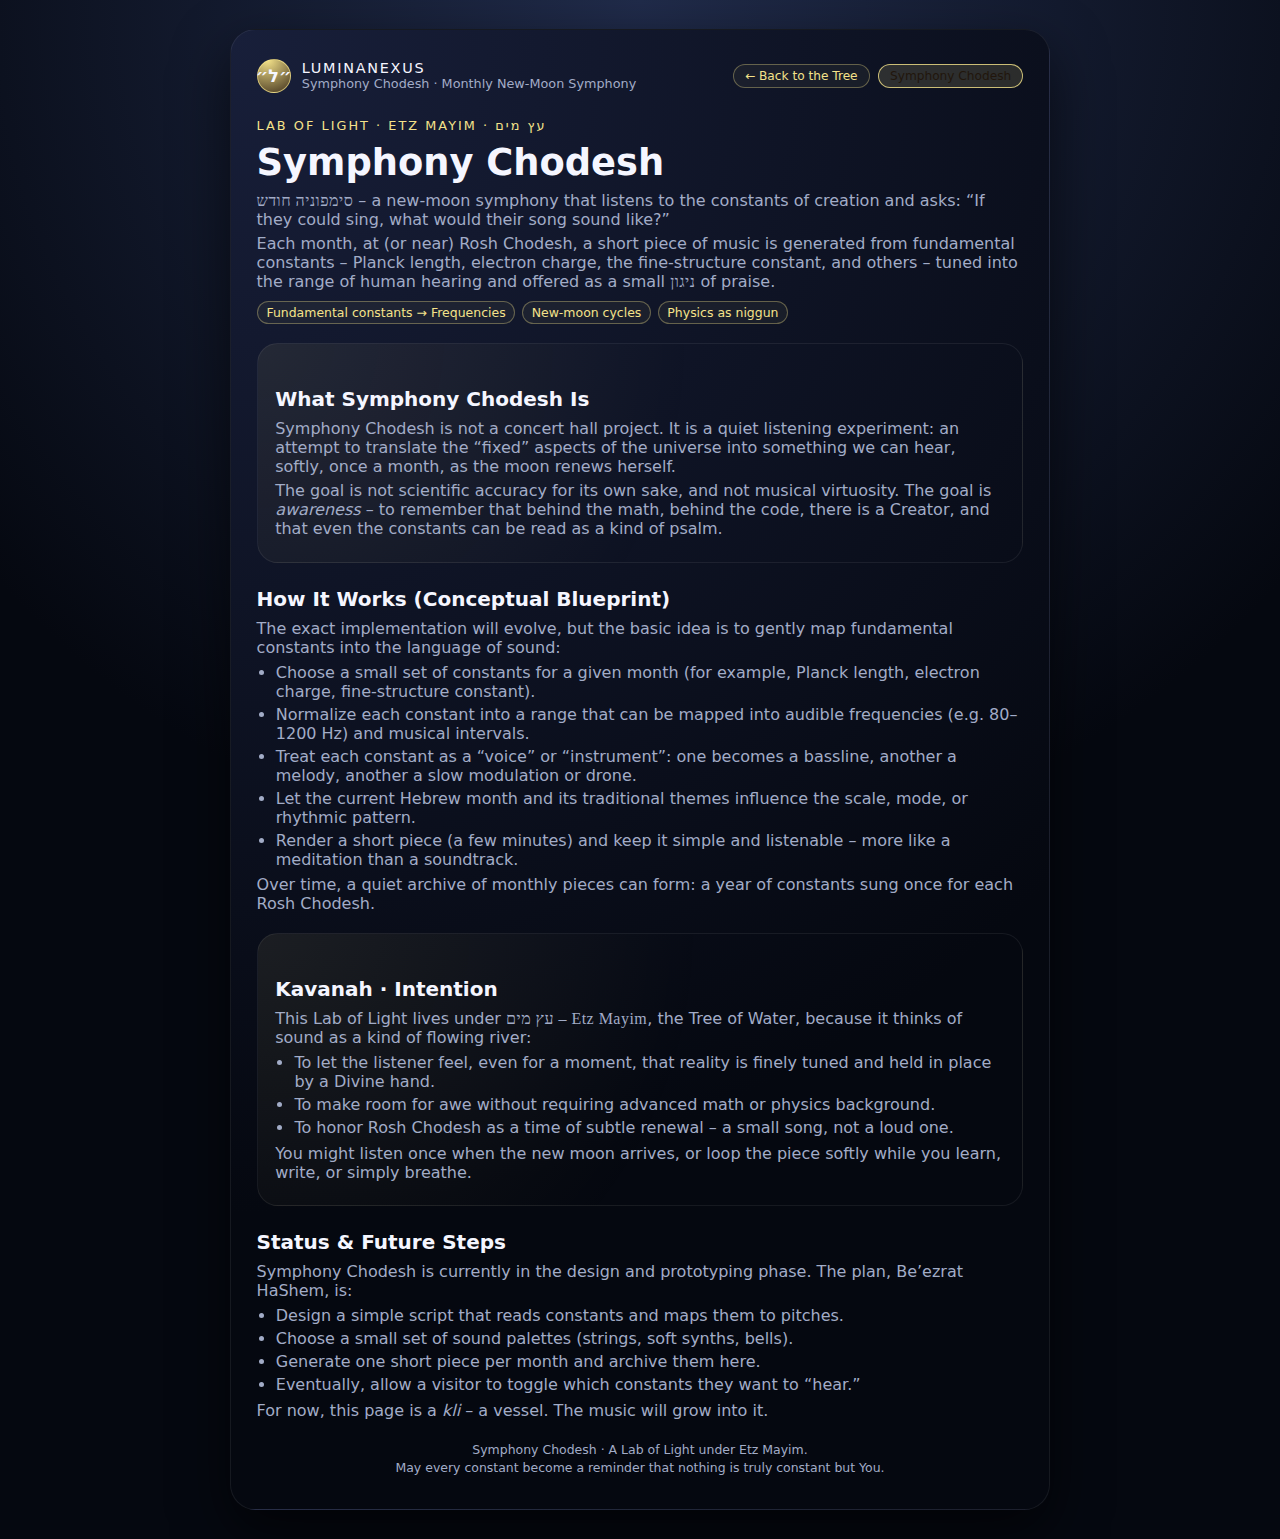
<file: symphony-chodesh.html>
<!DOCTYPE html>
<html lang="en">
<head>
  <meta charset="UTF-8" />
  <title>Symphony Chodesh – LuminaNexus</title>
  <meta name="viewport" content="width=device-width, initial-scale=1" />
  <meta name="description" content="Symphony Chodesh – a monthly new-moon symphony that translates fundamental constants into sound as an offering of praise." />

  <style>
    :root {
      --bg: #050810;
      --bg-soft: #101525;
      --card: #141a30;
      --accent: #f4e28a;
      --accent-soft: rgba(244,226,138,0.12);
      --text: #f5f6ff;
      --muted: #a2acc7;
      --radius: 1.3rem;
      --shadow: 0 22px 55px rgba(0,0,0,0.6);
      --max-width: 820px;
    }

    * { box-sizing: border-box; }

    html, body {
      margin: 0;
      padding: 0;
      font-family: system-ui, -apple-system, BlinkMacSystemFont, "Segoe UI", sans-serif;
      background:
        radial-gradient(circle at top, #202b4a 0, #050810 52%);
      color: var(--text);
    }

    body {
      min-height: 100vh;
      display: flex;
      align-items: center;
      justify-content: center;
      padding: 1.8rem 1.2rem;
    }

    .shell {
      width: 100%;
      max-width: var(--max-width);
      background: radial-gradient(circle at top left, #181f3a 0, #050810 70%);
      border-radius: 1.6rem;
      border: 1px solid rgba(255,255,255,0.07);
      box-shadow: var(--shadow);
      padding: 1.8rem 1.6rem 1.9rem;
    }

    header {
      display: flex;
      align-items: center;
      justify-content: space-between;
      gap: 1rem;
      margin-bottom: 1.6rem;
    }

    .brand {
      display: flex;
      align-items: center;
      gap: 0.7rem;
    }

    .brand-mark {
      width: 34px;
      height: 34px;
      border-radius: 999px;
      border: 1px solid rgba(244,226,138,0.7);
      background: radial-gradient(circle at 30% 0, #f4e28a, #42331e);
      display: flex;
      align-items: center;
      justify-content: center;
      font-weight: 600;
      font-size: 1.1rem;
    }

    .brand-text-main {
      font-size: 0.9rem;
      letter-spacing: 0.12em;
      text-transform: uppercase;
    }

    .brand-text-sub {
      font-size: 0.8rem;
      color: var(--muted);
    }

    nav {
      display: flex;
      flex-wrap: wrap;
      gap: 0.5rem;
      font-size: 0.76rem;
    }

    nav a {
      padding: 0.25rem 0.7rem;
      border-radius: 999px;
      border: 1px solid rgba(244,226,138,0.35);
      text-decoration: none;
      color: var(--accent);
      background: rgba(244,226,138,0.05);
    }

    nav a.current {
      background: rgba(244,226,138,0.14);
      border-color: rgba(244,226,138,0.8);
      color: #21160c;
    }

    h1 {
      font-size: clamp(1.8rem, 3vw, 2.3rem);
      margin: 0 0 0.4rem;
    }

    h2 {
      font-size: 1.25rem;
      margin: 1.5rem 0 0.5rem;
    }

    h3 {
      font-size: 1rem;
      margin: 1.1rem 0 0.35rem;
    }

    p {
      margin: 0.35rem 0;
      color: var(--muted);
    }

    .hero-kicker {
      font-size: 0.8rem;
      color: var(--accent);
      letter-spacing: 0.16em;
      text-transform: uppercase;
      margin-bottom: 0.5rem;
    }

    .pill-row {
      display: flex;
      flex-wrap: wrap;
      gap: 0.4rem;
      margin: 0.6rem 0 0.2rem;
      font-size: 0.78rem;
    }

    .pill {
      padding: 0.18rem 0.55rem;
      border-radius: 999px;
      border: 1px solid rgba(244,226,138,0.35);
      color: var(--accent);
      background: rgba(244,226,138,0.05);
      white-space: nowrap;
    }

    .panel {
      margin-top: 1.2rem;
      padding: 1.2rem 1.1rem 1.1rem;
      border-radius: var(--radius);
      background: radial-gradient(circle at top left, rgba(244,226,138,0.08), transparent 55%);
      border: 1px solid rgba(255,255,255,0.07);
    }

    ul {
      margin: 0.4rem 0;
      padding-left: 1.2rem;
      color: var(--muted);
    }

    li { margin-bottom: 0.25rem; }

    .hebrew {
      font-family: "Times New Roman", serif;
      letter-spacing: 0.03em;
    }

    .footer {
      margin-top: 1.4rem;
      font-size: 0.78rem;
      color: var(--muted);
      text-align: center;
    }

    .footer p {
      margin: 0.2rem 0;
    }

    @media (max-width: 640px) {
      .shell { padding: 1.4rem 1.1rem 1.6rem; }
      header { flex-direction: column; align-items: flex-start; }
      nav { align-self: stretch; }
    }
  </style>
</head>
<body>
  <div class="shell">
    <header>
      <div class="brand">
        <div class="brand-mark">״ל״</div>
        <div>
          <div class="brand-text-main">LuminaNexus</div>
          <div class="brand-text-sub">Symphony Chodesh · Monthly New-Moon Symphony</div>
        </div>
      </div>
      <nav>
        <a href="index.html">← Back to the Tree</a>
        <a href="symphony-chodesh.html" class="current">Symphony Chodesh</a>
      </nav>
    </header>

    <main>
      <section>
        <div class="hero-kicker">Lab of Light · Etz Mayim · עץ מים</div>
        <h1>Symphony Chodesh</h1>
        <p>
          <span class="hebrew">סימפוניה חודש</span> – a new-moon symphony that listens to the
          constants of creation and asks: “If they could sing, what would their song sound like?”
        </p>
        <p>
          Each month, at (or near) Rosh Chodesh, a short piece of music is generated from
          fundamental constants – Planck length, electron charge, the fine-structure constant,
          and others – tuned into the range of human hearing and offered as a small
          <span class="hebrew">ניגון</span> of praise.
        </p>
        <div class="pill-row">
          <span class="pill">Fundamental constants → Frequencies</span>
          <span class="pill">New-moon cycles</span>
          <span class="pill">Physics as niggun</span>
        </div>
      </section>

      <section class="panel">
        <h2>What Symphony Chodesh Is</h2>
        <p>
          Symphony Chodesh is not a concert hall project. It is a quiet listening experiment:
          an attempt to translate the “fixed” aspects of the universe into something we can
          hear, softly, once a month, as the moon renews herself.
        </p>
        <p>
          The goal is not scientific accuracy for its own sake, and not musical virtuosity.
          The goal is <em>awareness</em> – to remember that behind the math, behind the code,
          there is a Creator, and that even the constants can be read as a kind of psalm.
        </p>
      </section>

      <section>
        <h2>How It Works (Conceptual Blueprint)</h2>
        <p>
          The exact implementation will evolve, but the basic idea is to gently map
          fundamental constants into the language of sound:
        </p>
        <ul>
          <li>
            Choose a small set of constants for a given month
            (for example, Planck length, electron charge, fine-structure constant).
          </li>
          <li>
            Normalize each constant into a range that can be mapped into audible
            frequencies (e.g. 80–1200 Hz) and musical intervals.
          </li>
          <li>
            Treat each constant as a “voice” or “instrument”: one becomes a bassline,
            another a melody, another a slow modulation or drone.
          </li>
          <li>
            Let the current Hebrew month and its traditional themes influence
            the scale, mode, or rhythmic pattern.
          </li>
          <li>
            Render a short piece (a few minutes) and keep it simple and listenable –
            more like a meditation than a soundtrack.
          </li>
        </ul>
        <p>
          Over time, a quiet archive of monthly pieces can form: a year of constants
          sung once for each Rosh Chodesh.
        </p>
      </section>

      <section class="panel">
        <h2>Kavanah · Intention</h2>
        <p>
          This Lab of Light lives under <span class="hebrew">עץ מים – Etz Mayim</span>, the Tree of Water,
          because it thinks of sound as a kind of flowing river:
        </p>
        <ul>
          <li>
            To let the listener feel, even for a moment, that reality is finely tuned
            and held in place by a Divine hand.
          </li>
          <li>
            To make room for awe without requiring advanced math or physics background.
          </li>
          <li>
            To honor Rosh Chodesh as a time of subtle renewal – a small song, not a loud one.
          </li>
        </ul>
        <p>
          You might listen once when the new moon arrives, or loop the piece softly while
          you learn, write, or simply breathe.
        </p>
      </section>

      <section>
        <h2>Status &amp; Future Steps</h2>
        <p>
          Symphony Chodesh is currently in the design and prototyping phase.
          The plan, Be’ezrat HaShem, is:
        </p>
        <ul>
          <li>Design a simple script that reads constants and maps them to pitches.</li>
          <li>Choose a small set of sound palettes (strings, soft synths, bells).</li>
          <li>Generate one short piece per month and archive them here.</li>
          <li>Eventually, allow a visitor to toggle which constants they want to “hear.”</li>
        </ul>
        <p>
          For now, this page is a <em>kli</em> – a vessel. The music will grow into it.
        </p>
      </section>
    </main>

    <div class="footer">
      <p>Symphony Chodesh · A Lab of Light under Etz Mayim.</p>
      <p>May every constant become a reminder that nothing is truly constant but You.</p>
    </div>
  </div>
</body>
</html>
</file>
<file: luminanexus-tree-site/assets/css/style.css>
:root {
  --bg: #050810;
  --bg-soft: #0c101a;
  --card-bg: #101624;
  --accent: #f4e28a;
  --accent-soft: rgba(244, 226, 138, 0.12);
  --soft: #d7e0ff;
  --text: #f4f5ff;
  --muted: #a2acc7;
  --border-soft: rgba(255, 255, 255, 0.08);
  --radius-lg: 1.25rem;
  --radius-xl: 1.75rem;
  --shadow-soft: 0 20px 40px rgba(0, 0, 0, 0.45);
  --max-width: 1040px;
}

/* RESET-ish */
*,
*::before,
*::after {
  box-sizing: border-box;
}

html,
body {
  margin: 0;
  padding: 0;
  font-family: system-ui, -apple-system, BlinkMacSystemFont, "Segoe UI",
    sans-serif;
  color: var(--text);
  background: radial-gradient(circle at top, #1a2440 0, var(--bg) 48%);
}

/* Layout helpers */

.container {
  width: 100%;
  max-width: var(--max-width);
  margin: 0 auto;
  padding: 0 1.25rem;
}

.section {
  padding: 4.5rem 0;
}

.section-soft {
  background: radial-gradient(circle at top left, #151e33 0, #050810 58%);
}

.section h2 {
  font-size: 1.9rem;
  margin: 0 0 0.75rem;
}

.section-lead {
  max-width: 640px;
  color: var(--muted);
  margin-bottom: 2.5rem;
}

.grid {
  display: grid;
  gap: 1.75rem;
}

.grid.two {
  grid-template-columns: minmax(0, 1.2fr) minmax(0, 1fr);
}

@media (max-width: 800px) {
  .grid.two {
    grid-template-columns: minmax(0, 1fr);
  }
}

/* Header */

.site-header {
  border-bottom: 1px solid rgba(255, 255, 255, 0.04);
  position: sticky;
  top: 0;
  z-index: 40;
  backdrop-filter: blur(18px);
  background: linear-gradient(
      to bottom,
      rgba(5, 8, 16, 0.9),
      rgba(5, 8, 16, 0.75)
    );
}

.header-inner {
  display: flex;
  align-items: center;
  justify-content: space-between;
  padding: 0.75rem 0.25rem;
  gap: 1.5rem;
}

.logo-area {
  display: flex;
  align-items: center;
  gap: 0.75rem;
}

.logo-mark {
  width: 32px;
  height: 32px;
  border-radius: 999px;
  border: 1px solid rgba(244, 226, 138, 0.6);
  background: radial-gradient(circle at 30% 0, #f4e28a, #42331e);
  display: flex;
  align-items: center;
  justify-content: center;
  font-weight: 600;
  font-size: 1.1rem;
}

.logo-text {
  display: flex;
  flex-direction: column;
}

.logo-title {
  font-weight: 600;
  letter-spacing: 0.05em;
  font-size: 0.95rem;
  text-transform: uppercase;
}

.logo-subtitle {
  font-size: 0.75rem;
  color: var(--muted);
}

.main-nav {
  display: flex;
  gap: 1rem;
  font-size: 0.85rem;
}

.main-nav a {
  color: var(--muted);
  text-decoration: none;
  padding: 0.25rem 0.5rem;
  border-radius: 999px;
  transition: color 0.15s ease, background 0.15s ease;
}

.main-nav a:hover {
  color: var(--accent);
  background: rgba(244, 226, 138, 0.06);
}

@media (max-width: 720px) {
  .header-inner {
    flex-direction: column;
    align-items: flex-start;
  }
  .main-nav {
    flex-wrap: wrap;
  }
}

/* Hero */

.hero {
  padding: 3.75rem 0 3.5rem;
}

.hero-inner {
  display: grid;
  grid-template-columns: minmax(0, 1.3fr) minmax(0, 1fr);
  gap: 2.5rem;
  align-items: center;
}

.hero-kicker {
  letter-spacing: 0.2em;
  text-transform: uppercase;
  font-size: 0.75rem;
  color: var(--accent);
  margin-bottom: 0.75rem;
}

.hero h1 {
  font-size: clamp(2.1rem, 3vw, 2.7rem);
  margin: 0 0 0.75rem;
}

.hero-body {
  margin: 0 0 0.75rem;
  color: var(--muted);
  max-width: 540px;
}

.hero-actions {
  margin-top: 1.5rem;
  display: flex;
  flex-wrap: wrap;
  gap: 0.85rem;
}

/* Buttons */

.btn {
  display: inline-flex;
  align-items: center;
  justify-content: center;
  padding: 0.65rem 1.25rem;
  font-size: 0.9rem;
  border-radius: 999px;
  border: 1px solid transparent;
  text-decoration: none;
  cursor: pointer;
  transition: transform 0.12s ease, box-shadow 0.12s ease, background 0.12s ease,
    border-color 0.12s ease;
}

.btn.primary {
  background: radial-gradient(circle at 30% 0, #f4e28a, #8d6b32);
  color: #21160c;
  box-shadow: 0 12px 28px rgba(0, 0, 0, 0.45);
}

.btn.primary:hover {
  transform: translateY(-1px);
  box-shadow: 0 16px 32px rgba(0, 0, 0, 0.5);
}

.btn.ghost {
  border-color: rgba(244, 226, 138, 0.5);
  color: var(--accent);
  background: transparent;
}

.btn.ghost:hover {
  background: rgba(244, 226, 138, 0.08);
}

/* Hero orb */

.hero-orb {
  display: flex;
  flex-direction: column;
  align-items: center;
  gap: 0.75rem;
}

.hero-orb-inner {
  width: 220px;
  height: 220px;
  border-radius: 50%;
  background: radial-gradient(circle at 30% 0, #f4e28a, #181423 60%, #050810);
  box-shadow: var(--shadow-soft);
  display: flex;
  align-items: center;
  justify-content: center;
  position: relative;
}

.hero-orb-ring {
  width: 170px;
  height: 170px;
  border-radius: 50%;
  border: 1px solid rgba(244, 226, 138, 0.6);
  box-shadow: 0 0 60px rgba(244, 226, 138, 0.3);
}

.hero-orb-core {
  position: absolute;
  width: 68px;
  height: 68px;
  border-radius: 50%;
  background: radial-gradient(circle at 35% 0, #fffbe7, #f4e28a);
  box-shadow: 0 0 45px rgba(244, 226, 138, 0.75);
}

.hero-orb-caption {
  font-size: 0.8rem;
  text-align: center;
  color: var(--muted);
}

@media (max-width: 800px) {
  .hero-inner {
    grid-template-columns: minmax(0, 1fr);
  }
  .hero-orb {
    order: -1;
  }
}

/* Cards */

.card {
  border-radius: var(--radius-lg);
  border: 1px solid var(--border-soft);
  background: linear-gradient(
      135deg,
      rgba(244, 226, 138, 0.02),
      transparent 40%
    ),
    radial-gradient(circle at top left, #1b2135 0, #050810 60%);
  padding: 1.4rem 1.3rem;
  box-shadow: 0 16px 40px rgba(0, 0, 0, 0.25);
}

.branches-grid,
.labs-grid {
  grid-template-columns: repeat(auto-fit, minmax(240px, 1fr));
}

/* Branch / Lab cards */

.branch h3,
.lab h3 {
  margin-top: 0;
}

.branch-tagline,
.lab-tagline {
  font-size: 0.8rem;
  text-transform: uppercase;
  letter-spacing: 0.14em;
  color: var(--accent);
  margin-bottom: 0.55rem;
}

/* Soft Hebrew */

.soft-hebrew {
  font-family: "Times New Roman", serif;
  letter-spacing: 0.03em;
}

/* Chavruta note */

.chavruta-note ul {
  padding-left: 1.1rem;
  margin: 0.25rem 0 0;
}

.chavruta-note li {
  margin-bottom: 0.35rem;
  color: var(--muted);
}

/* Footer */

.site-footer {
  border-top: 1px solid rgba(255, 255, 255, 0.04);
  padding: 2.25rem 0 2.5rem;
  background: linear-gradient(to top, #02040a, transparent);
}

.footer-inner {
  text-align: center;
}

.footer-small {
  font-size: 0.8rem;
  color: var(--muted);
  margin-top: 0.4rem;
}
</file>
<file: style.css>
:root {
  --bg: #050810;
  --bg-soft: #0c101a;
  --card-bg: #101624;
  --accent: #f4e28a;
  --accent-soft: rgba(244, 226, 138, 0.12);
  --soft: #d7e0ff;
  --text: #f4f5ff;
  --muted: #a2acc7;
  --border-soft: rgba(255, 255, 255, 0.08);
  --radius-lg: 1.25rem;
  --radius-xl: 1.75rem;
  --shadow-soft: 0 20px 40px rgba(0, 0, 0, 0.45);
  --max-width: 1040px;
}

/* RESET-ish */
*,
*::before,
*::after {
  box-sizing: border-box;
}

html,
body {
  margin: 0;
  padding: 0;
  font-family: system-ui, -apple-system, BlinkMacSystemFont, "Segoe UI",
    sans-serif;
  color: var(--text);
  background: radial-gradient(circle at top, #1a2440 0, var(--bg) 48%);
}

/* Layout helpers */

.container {
  width: 100%;
  max-width: var(--max-width);
  margin: 0 auto;
  padding: 0 1.25rem;
}

.section {
  padding: 4.5rem 0;
}

.section-soft {
  background: radial-gradient(circle at top left, #151e33 0, #050810 58%);
}

.section h2 {
  font-size: 1.9rem;
  margin: 0 0 0.75rem;
}

.section-lead {
  max-width: 640px;
  color: var(--muted);
  margin-bottom: 2.5rem;
}

.grid {
  display: grid;
  gap: 1.75rem;
}

.grid.two {
  grid-template-columns: minmax(0, 1.2fr) minmax(0, 1fr);
}

@media (max-width: 800px) {
  .grid.two {
    grid-template-columns: minmax(0, 1fr);
  }
}

/* Header */

.site-header {
  border-bottom: 1px solid rgba(255, 255, 255, 0.04);
  position: sticky;
  top: 0;
  z-index: 40;
  backdrop-filter: blur(18px);
  background: linear-gradient(
      to bottom,
      rgba(5, 8, 16, 0.9),
      rgba(5, 8, 16, 0.75)
    );
}

.header-inner {
  display: flex;
  align-items: center;
  justify-content: space-between;
  padding: 0.75rem 0.25rem;
  gap: 1.5rem;
}

.logo-area {
  display: flex;
  align-items: center;
  gap: 0.75rem;
}

.logo-mark {
  width: 32px;
  height: 32px;
  border-radius: 999px;
  border: 1px solid rgba(244, 226, 138, 0.6);
  background: radial-gradient(circle at 30% 0, #f4e28a, #42331e);
  display: flex;
  align-items: center;
  justify-content: center;
  font-weight: 600;
  font-size: 1.1rem;
}

.logo-text {
  display: flex;
  flex-direction: column;
}

.logo-title {
  font-weight: 600;
  letter-spacing: 0.05em;
  font-size: 0.95rem;
  text-transform: uppercase;
}

.logo-subtitle {
  font-size: 0.75rem;
  color: var(--muted);
}

.main-nav {
  display: flex;
  gap: 1rem;
  font-size: 0.85rem;
}

.main-nav a {
  color: var(--muted);
  text-decoration: none;
  padding: 0.25rem 0.5rem;
  border-radius: 999px;
  transition: color 0.15s ease, background 0.15s ease;
}

.main-nav a:hover {
  color: var(--accent);
  background: rgba(244, 226, 138, 0.06);
}

@media (max-width: 720px) {
  .header-inner {
    flex-direction: column;
    align-items: flex-start;
  }
  .main-nav {
    flex-wrap: wrap;
  }
}

/* Hero */

.hero {
  padding: 3.75rem 0 3.5rem;
}

.hero-inner {
  display: grid;
  grid-template-columns: minmax(0, 1.3fr) minmax(0, 1fr);
  gap: 2.5rem;
  align-items: center;
}

.hero-kicker {
  letter-spacing: 0.2em;
  text-transform: uppercase;
  font-size: 0.75rem;
  color: var(--accent);
  margin-bottom: 0.75rem;
}

.hero h1 {
  font-size: clamp(2.1rem, 3vw, 2.7rem);
  margin: 0 0 0.75rem;
}

.hero-body {
  margin: 0 0 0.75rem;
  color: var(--muted);
  max-width: 540px;
}

.hero-actions {
  margin-top: 1.5rem;
  display: flex;
  flex-wrap: wrap;
  gap: 0.85rem;
}

/* Buttons */

.btn {
  display: inline-flex;
  align-items: center;
  justify-content: center;
  padding: 0.65rem 1.25rem;
  font-size: 0.9rem;
  border-radius: 999px;
  border: 1px solid transparent;
  text-decoration: none;
  cursor: pointer;
  transition: transform 0.12s ease, box-shadow 0.12s ease, background 0.12s ease,
    border-color 0.12s ease;
}

.btn.primary {
  background: radial-gradient(circle at 30% 0, #f4e28a, #8d6b32);
  color: #21160c;
  box-shadow: 0 12px 28px rgba(0, 0, 0, 0.45);
}

.btn.primary:hover {
  transform: translateY(-1px);
  box-shadow: 0 16px 32px rgba(0, 0, 0, 0.5);
}

.btn.ghost {
  border-color: rgba(244, 226, 138, 0.5);
  color: var(--accent);
  background: transparent;
}

.btn.ghost:hover {
  background: rgba(244, 226, 138, 0.08);
}

/* Hero orb */

.hero-orb {
  display: flex;
  flex-direction: column;
  align-items: center;
  gap: 0.75rem;
}

.hero-orb-inner {
  width: 220px;
  height: 220px;
  border-radius: 50%;
  background: radial-gradient(circle at 30% 0, #f4e28a, #181423 60%, #050810);
  box-shadow: var(--shadow-soft);
  display: flex;
  align-items: center;
  justify-content: center;
  position: relative;
}

.hero-orb-ring {
  width: 170px;
  height: 170px;
  border-radius: 50%;
  border: 1px solid rgba(244, 226, 138, 0.6);
  box-shadow: 0 0 60px rgba(244, 226, 138, 0.3);
}

.hero-orb-core {
  position: absolute;
  width: 68px;
  height: 68px;
  border-radius: 50%;
  background: radial-gradient(circle at 35% 0, #fffbe7, #f4e28a);
  box-shadow: 0 0 45px rgba(244, 226, 138, 0.75);
}

.hero-orb-caption {
  font-size: 0.8rem;
  text-align: center;
  color: var(--muted);
}

@media (max-width: 800px) {
  .hero-inner {
    grid-template-columns: minmax(0, 1fr);
  }
  .hero-orb {
    order: -1;
  }
}

/* Cards */

.card {
  border-radius: var(--radius-lg);
  border: 1px solid var(--border-soft);
  background: linear-gradient(
      135deg,
      rgba(244, 226, 138, 0.02),
      transparent 40%
    ),
    radial-gradient(circle at top left, #1b2135 0, #050810 60%);
  padding: 1.4rem 1.3rem;
  box-shadow: 0 16px 40px rgba(0, 0, 0, 0.25);
}

.branches-grid,
.labs-grid {
  grid-template-columns: repeat(auto-fit, minmax(240px, 1fr));
}

/* Branch / Lab cards */

.branch h3,
.lab h3 {
  margin-top: 0;
}

.branch-tagline,
.lab-tagline {
  font-size: 0.8rem;
  text-transform: uppercase;
  letter-spacing: 0.14em;
  color: var(--accent);
  margin-bottom: 0.55rem;
}

/* Soft Hebrew */

.soft-hebrew {
  font-family: "Times New Roman", serif;
  letter-spacing: 0.03em;
}

/* Chavruta note */

.chavruta-note ul {
  padding-left: 1.1rem;
  margin: 0.25rem 0 0;
}

.chavruta-note li {
  margin-bottom: 0.35rem;
  color: var(--muted);
}

/* Footer */

.site-footer {
  border-top: 1px solid rgba(255, 255, 255, 0.04);
  padding: 2.25rem 0 2.5rem;
  background: linear-gradient(to top, #02040a, transparent);
}

.footer-inner {
  text-align: center;
}

.footer-small {
  font-size: 0.8rem;
  color: var(--muted);
  margin-top: 0.4rem;
}
</file>
